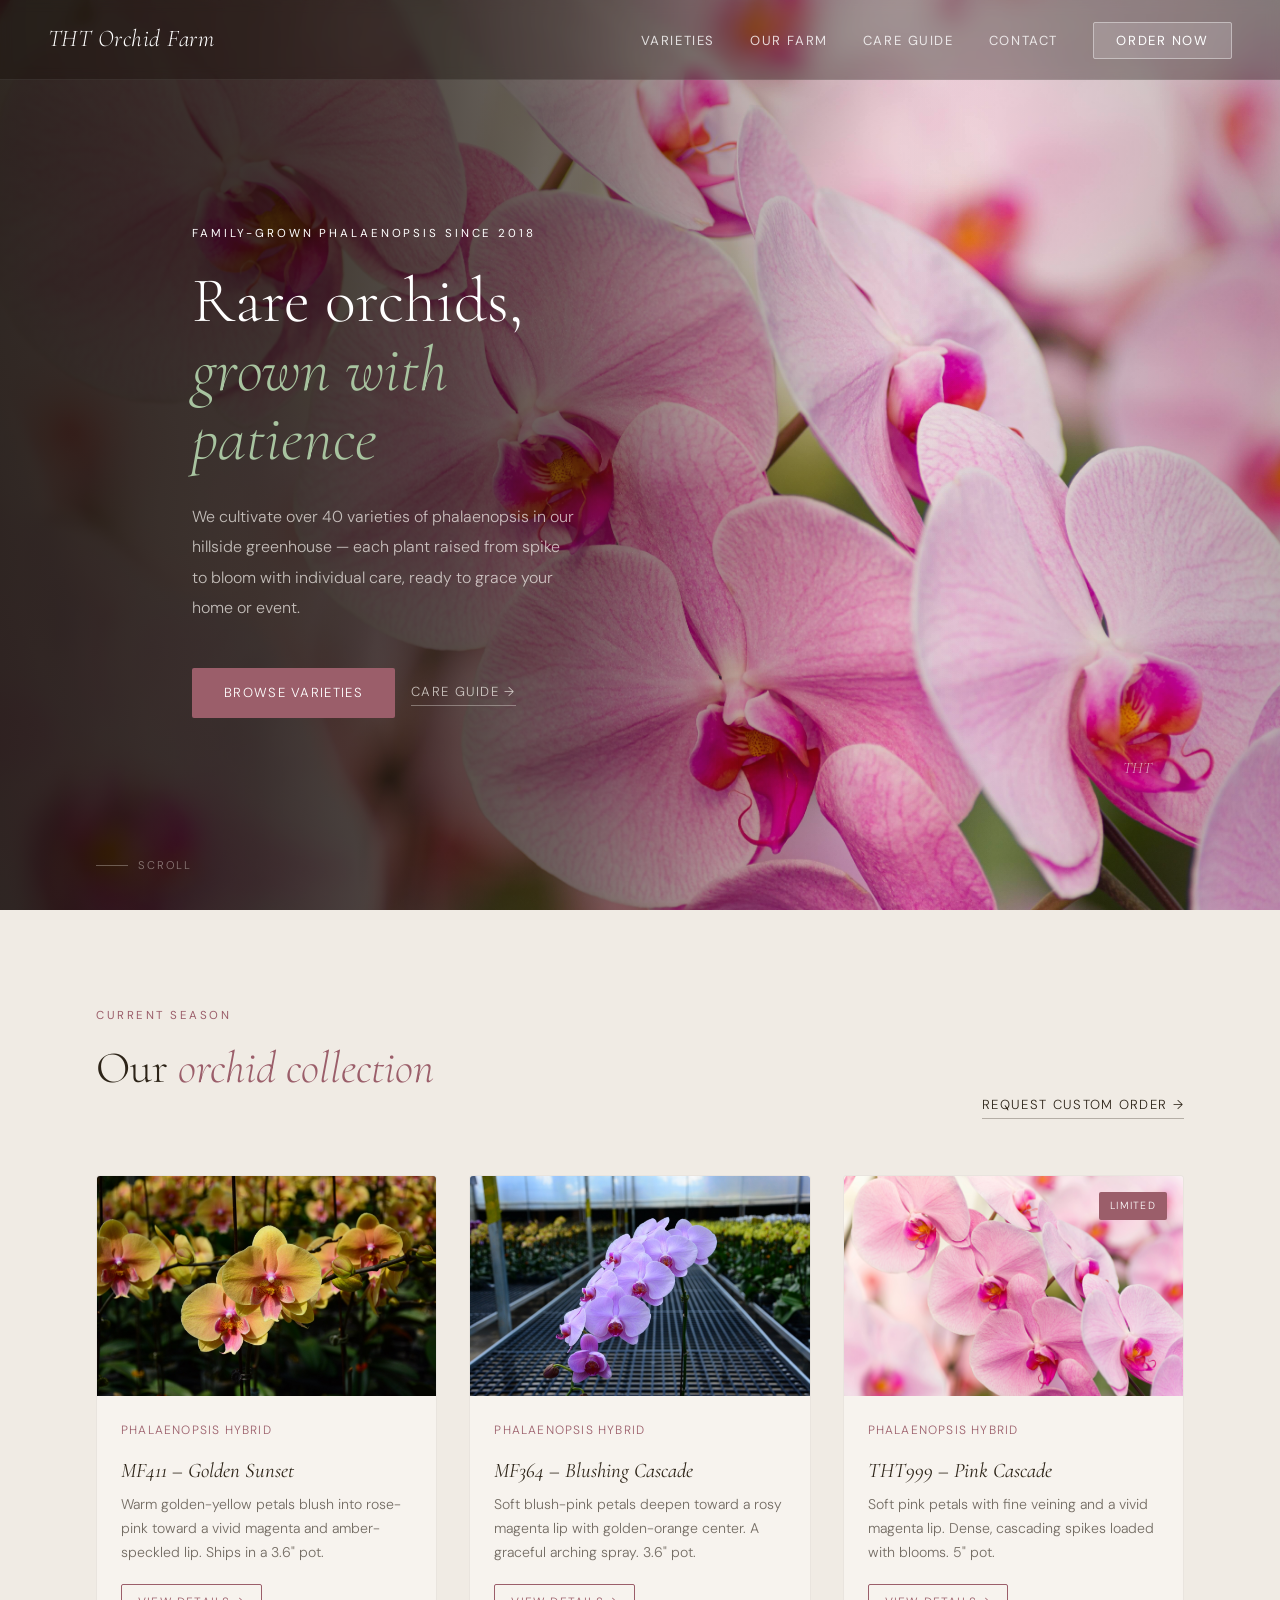
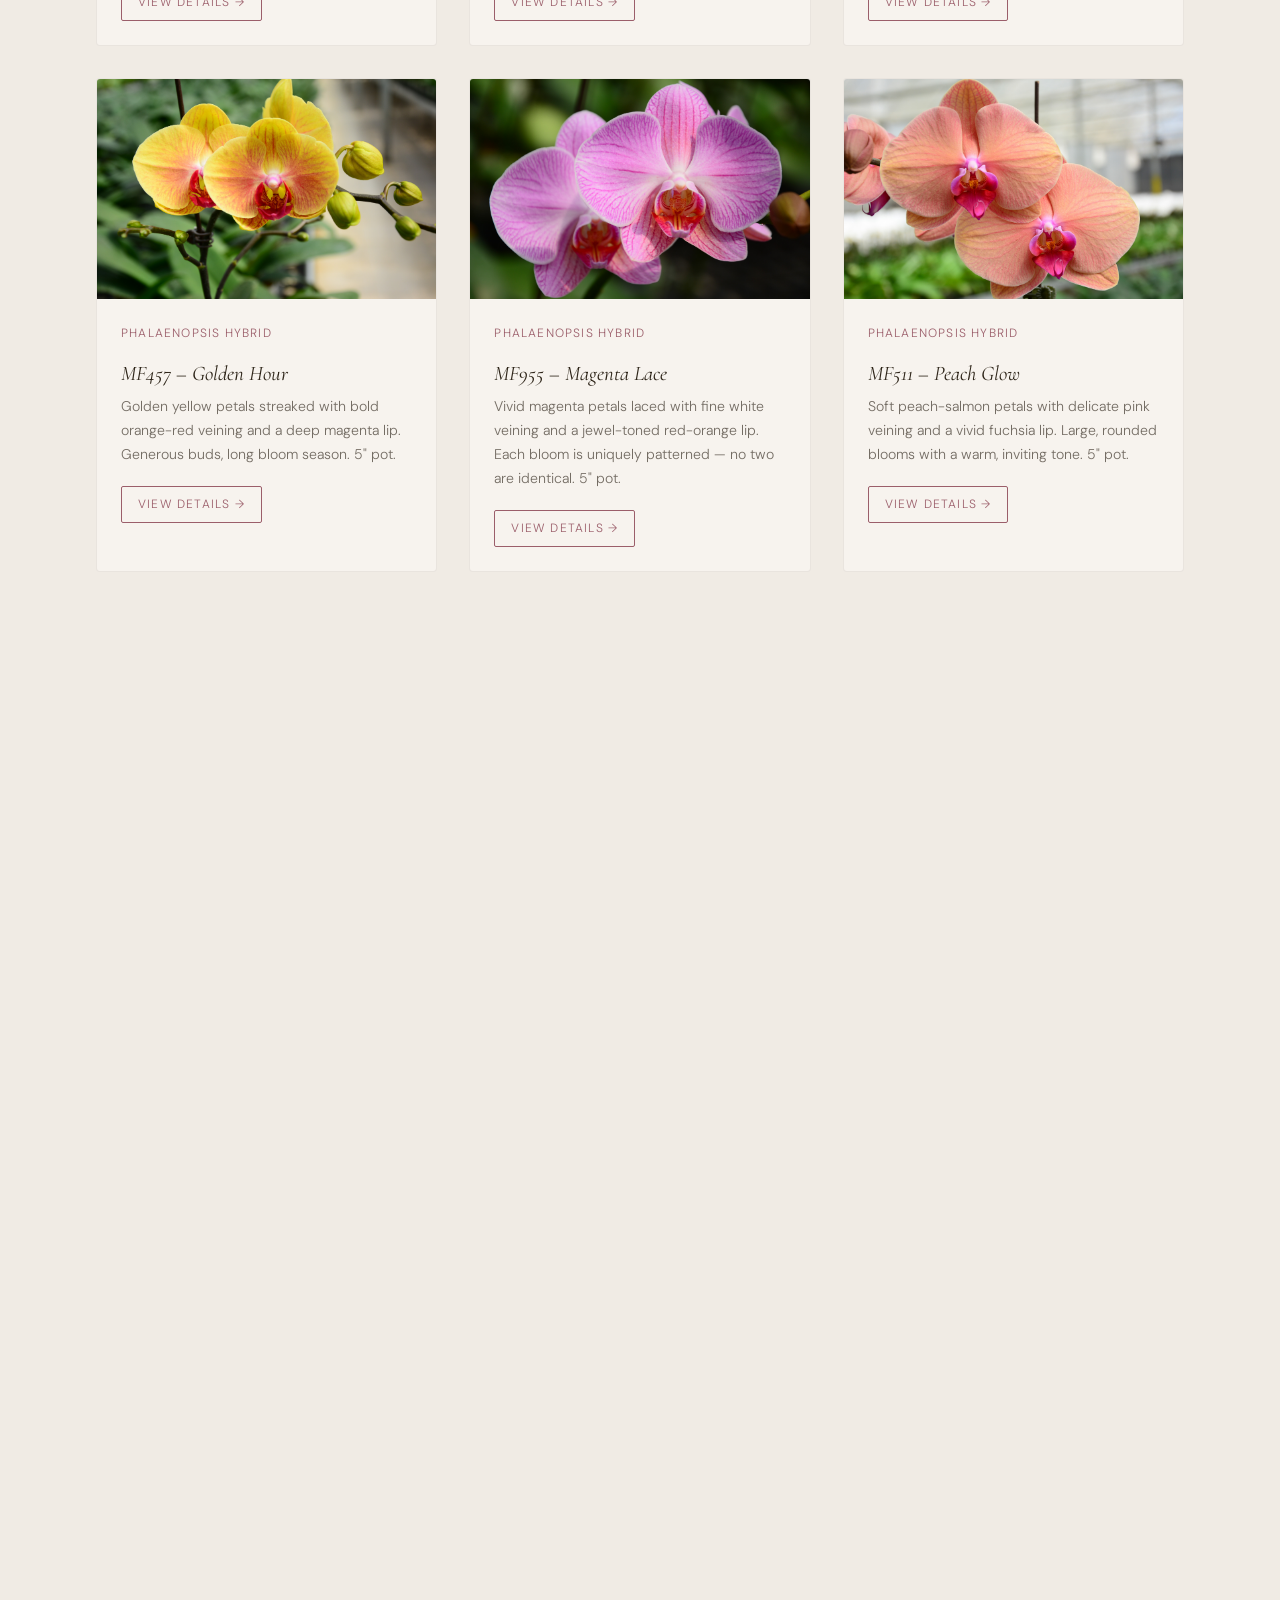
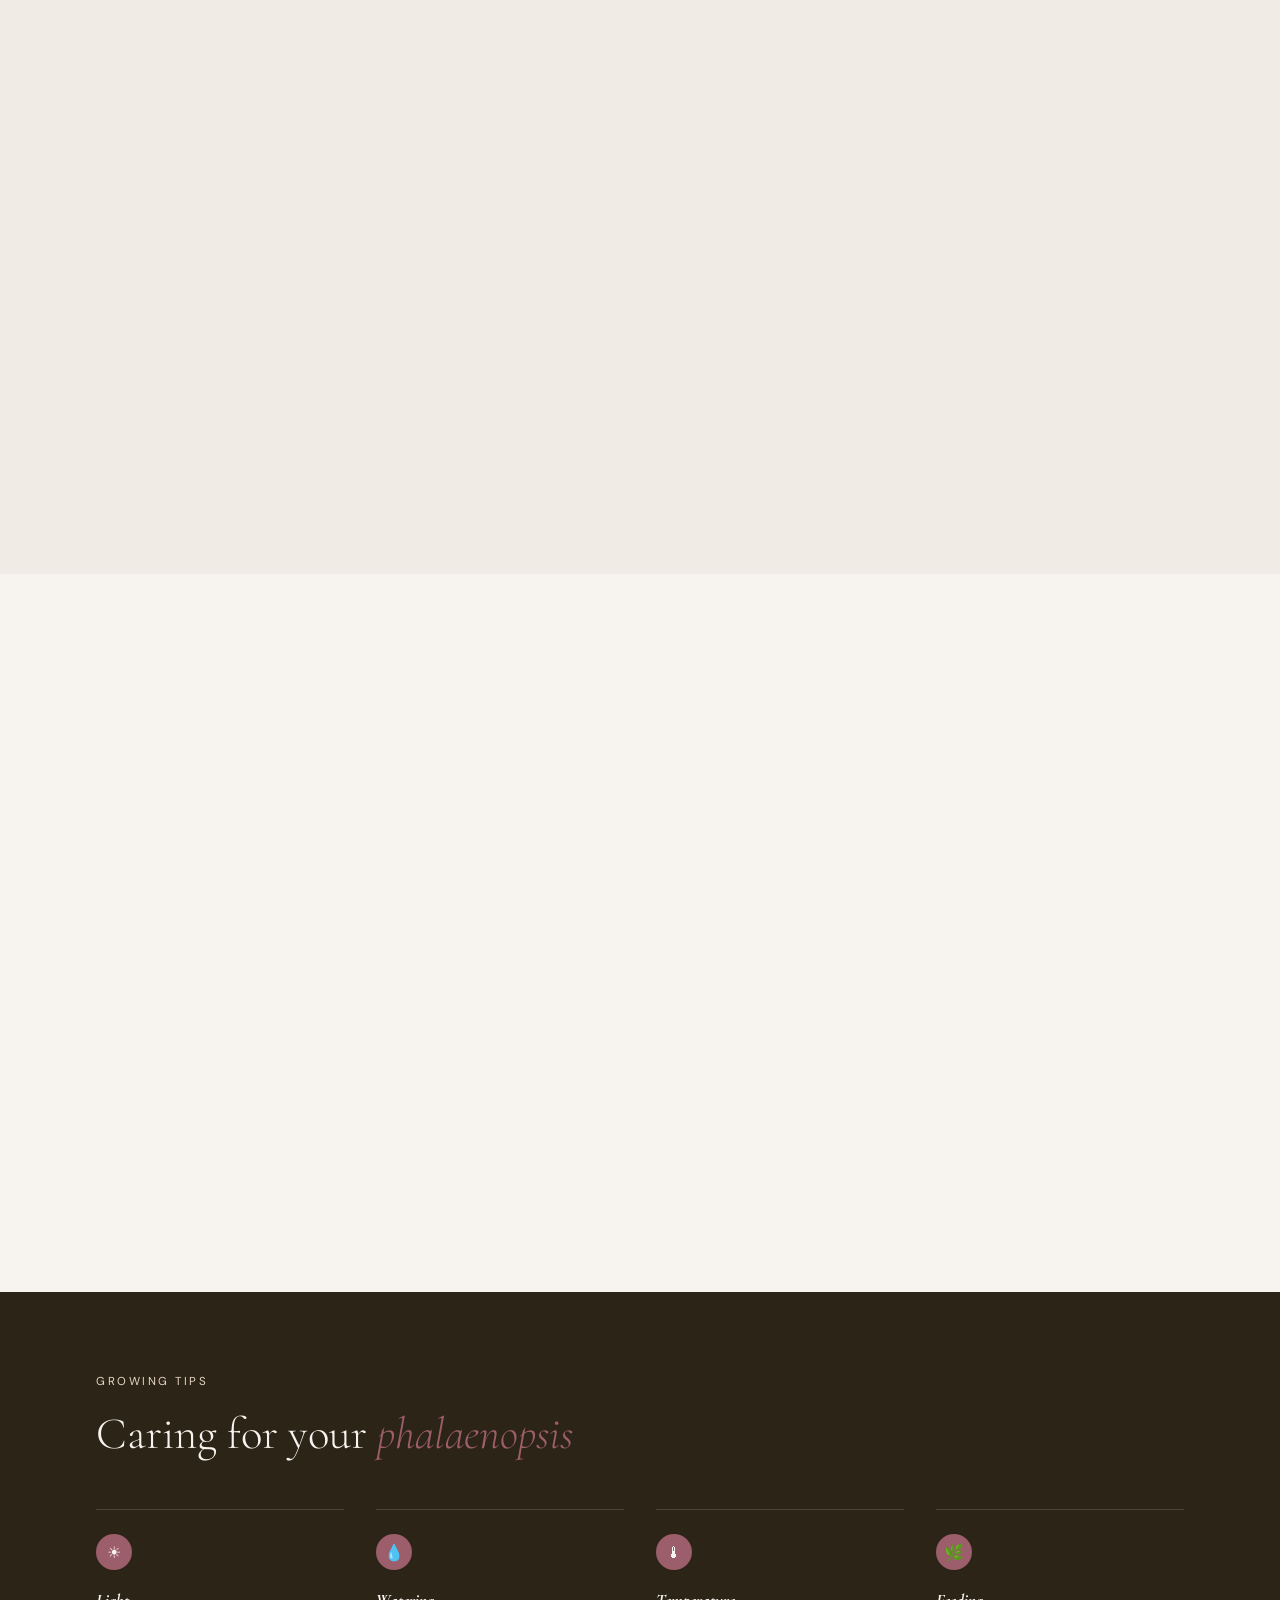
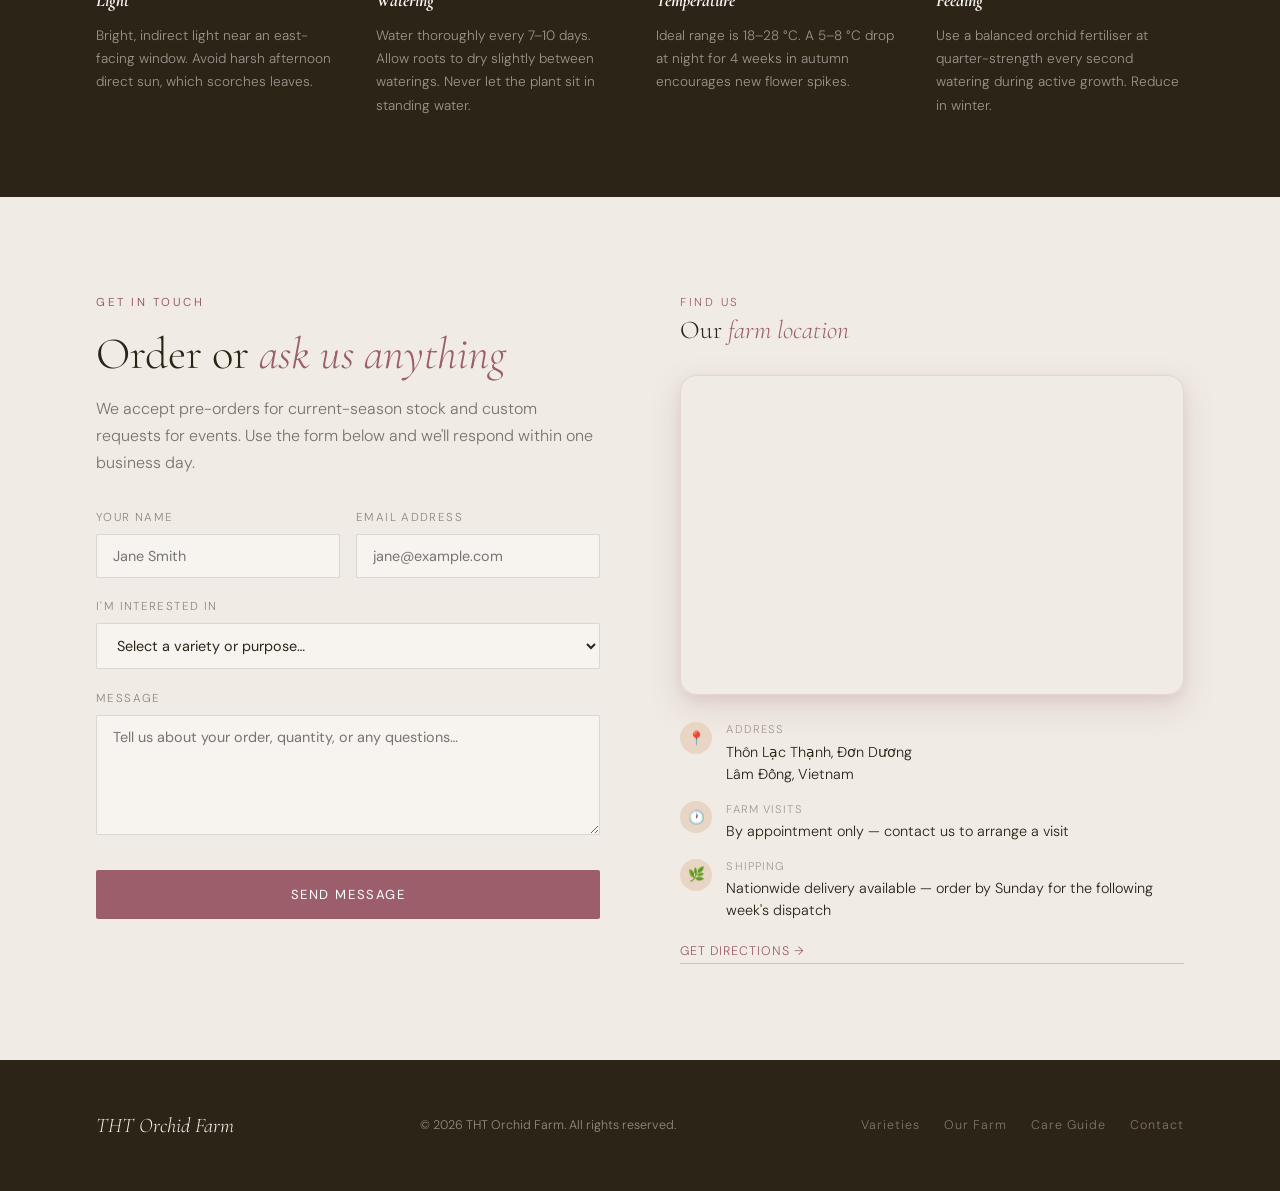
<file: index.html>
<!DOCTYPE html>
<html lang="en">
<head>
  <meta charset="UTF-8"/>
  <meta name="viewport" content="width=device-width, initial-scale=1.0"/>
  <title>THT Orchid Farm</title>
  <link rel="preconnect" href="https://fonts.googleapis.com"/>
  <link href="https://fonts.googleapis.com/css2?family=Cormorant+Garamond:ital,wght@0,300;0,400;0,600;1,300;1,400&family=DM+Sans:wght@300;400;500&display=swap" rel="stylesheet"/>
  <link rel="stylesheet" href="styles.css"/>
</head>
<body>

<!-- ── Navigation ── -->
<nav id="nav">
  <a href="#" class="nav-logo">THT Orchid Farm</a>

  <!-- Desktop links -->
  <ul class="nav-links">
    <li><a href="varieties.html" data-i18n="nav.varieties">Varieties</a></li>
    <li><a href="#about" data-i18n="nav.ourFarm">Our Farm</a></li>
    <li><a href="#care" data-i18n="nav.careGuide">Care Guide</a></li>
    <li><a href="#contact" data-i18n="nav.contact">Contact</a></li>
    <li><a href="#contact" class="nav-cta" data-i18n="nav.orderNow">Order Now</a></li>
  </ul>

  <div class="lang-toggle">
    <button class="lang-btn active" data-lang="en">EN</button>
    <span class="lang-sep">|</span>
    <button class="lang-btn" data-lang="vi">VI</button>
  </div>

  <!-- Hamburger (mobile only) -->
  <button class="hamburger" id="hamburger" aria-label="Open menu" aria-expanded="false">
    <span></span>
    <span></span>
    <span></span>
  </button>
</nav>

<!-- ── Mobile full-screen menu ── -->
<div class="mobile-menu" id="mobileMenu" aria-hidden="true">
  <a href="varieties.html" class="mobile-link" data-i18n="nav.varieties">Varieties</a>
  <div class="mobile-divider"></div>
  <a href="#about" class="mobile-link" data-i18n="nav.ourFarm">Our Farm</a>
  <div class="mobile-divider"></div>
  <a href="#care" class="mobile-link" data-i18n="nav.careGuide">Care Guide</a>
  <div class="mobile-divider"></div>
  <a href="#contact" class="mobile-link" data-i18n="nav.contact">Contact</a>
  <a href="#contact" class="mobile-link mobile-cta" data-i18n="nav.orderNow">Order Now</a>
  <div class="mobile-lang-toggle">
    <button class="lang-btn active" data-lang="en">EN</button>
    <span class="lang-sep">|</span>
    <button class="lang-btn" data-lang="vi">VI</button>
  </div>
</div>

<!-- ── Hero ── -->
<section id="hero">
  <div class="hero-bg">
    <img src="images/Queen.jpg" alt="Pink Queen phalaenopsis orchid in bloom"/>
  </div>
  <div class="hero-text-overlay"></div>
  <div class="hero-right-vignette"></div>

  <div class="hero-text fade-up">
    <p class="hero-eyebrow" data-i18n="hero.eyebrow">Family-grown phalaenopsis since 2018</p>
    <h1 class="hero-title">
      <span data-i18n="hero.title">Rare orchids,</span><br><em data-i18n="hero.title.em">grown with patience</em>
    </h1>
    <p class="hero-desc" data-i18n="hero.desc">
      We cultivate over 40 varieties of phalaenopsis in our hillside greenhouse — each plant raised from spike to bloom with individual care, ready to grace your home or event.
    </p>
    <div class="hero-actions">
      <a href="varieties.html" class="btn-primary" data-i18n="hero.browseVarieties">Browse Varieties</a>
      <a href="#care" class="btn-ghost" data-i18n="hero.careGuide">Care Guide →</a>
    </div>
  </div>

  <div class="hero-image-col">
    <div class="orchid-label">THT</div>
  </div>

  <div class="scroll-hint">
    <div class="scroll-hint-line"></div>
    Scroll
  </div>
</section>

<!-- ── Varieties ── -->
<section id="varieties">
  <div class="varieties-header fade-up">
    <div>
      <p class="section-eyebrow" data-i18n="varieties.eyebrow">Current season</p>
      <h2 class="section-title"><span data-i18n="varieties.title">Our</span> <em data-i18n="varieties.title.em">orchid collection</em></h2>
    </div>
    <a href="#contact" class="btn-ghost" style="color:var(--bark);border-color:rgba(45,36,24,0.3)" data-i18n="varieties.requestCustom">Request custom order →</a>
  </div>
  <div class="varieties-grid" id="varietiesGrid"></div>
</section>

<!-- ── About ── -->
<section id="about">
  <div class="about-image-wrap fade-up">
    <div class="about-img-block">
      <img src="images/Farm.jpg" alt="Our greenhouse" style="width:100%;height:100%;object-fit:cover;border-radius:4px">
    </div>
    <div class="about-stat">
      <div class="stat-number" data-i18n="about.stat.number">40+</div>
      <div class="stat-label" data-i18n="about.stat.label">Varieties in bloom</div>
    </div>
  </div>
  <div class="about-text fade-up">
    <p class="section-eyebrow" data-i18n="about.eyebrow">Our story</p>
    <h2 class="section-title"><span data-i18n="about.title">A hillside greenhouse,</span> <em data-i18n="about.title.em">8 years in the making</em></h2>
    <p class="about-body" data-i18n="about.body1">
      What began in 2018 as a single greenhouse and a passion for phalaenopsis has grown into one of the region's most trusted specialty orchid farms — today supplying retail and trade partners nationwide alongside our direct-to-home customers.
    </p>
    <p class="about-body" data-i18n="about.body2">
      We grow in natural-light greenhouses, using properly treated well water and bark-based media that lets roots breathe as nature intended. Every plant is propagated from proven parent stock and raised for a minimum of 18 months before it leaves our care — a standard our retail and trade partners have come to rely on.
    </p>
    <div class="about-highlights">
      <div class="highlight">
        <div class="highlight-title" data-i18n="about.highlight1.title">Established</div>
        <div class="highlight-value" data-i18n="about.highlight1.value">2018</div>
      </div>
      <div class="highlight">
        <div class="highlight-title" data-i18n="about.highlight2.title">Growing method</div>
        <div class="highlight-value" data-i18n="about.highlight2.value">Natural light</div>
      </div>
      <div class="highlight">
        <div class="highlight-title" data-i18n="about.highlight3.title">Shipping</div>
        <div class="highlight-value" data-i18n="about.highlight3.value">Nationwide</div>
      </div>
    </div>
  </div>
</section>

<!-- ── Care Guide ── -->
<section id="care">
  <p class="section-eyebrow" data-i18n="care.eyebrow">Growing tips</p>
  <h2 class="section-title"><span data-i18n="care.title">Caring for your</span> <em data-i18n="care.title.em">phalaenopsis</em></h2>
  <div class="care-grid">
    <div class="care-item fade-up">
      <div class="care-icon">☀</div>
      <h3 class="care-item-title" data-i18n="care.light.title">Light</h3>
      <p class="care-item-desc" data-i18n="care.light.desc">Bright, indirect light near an east-facing window. Avoid harsh afternoon direct sun, which scorches leaves.</p>
    </div>
    <div class="care-item fade-up">
      <div class="care-icon">💧</div>
      <h3 class="care-item-title" data-i18n="care.watering.title">Watering</h3>
      <p class="care-item-desc" data-i18n="care.watering.desc">Water thoroughly every 7–10 days. Allow roots to dry slightly between waterings. Never let the plant sit in standing water.</p>
    </div>
    <div class="care-item fade-up">
      <div class="care-icon">🌡</div>
      <h3 class="care-item-title" data-i18n="care.temperature.title">Temperature</h3>
      <p class="care-item-desc" data-i18n="care.temperature.desc">Ideal range is 18–28 °C. A 5–8 °C drop at night for 4 weeks in autumn encourages new flower spikes.</p>
    </div>
    <div class="care-item fade-up">
      <div class="care-icon">🌿</div>
      <h3 class="care-item-title" data-i18n="care.feeding.title">Feeding</h3>
      <p class="care-item-desc" data-i18n="care.feeding.desc">Use a balanced orchid fertiliser at quarter-strength every second watering during active growth. Reduce in winter.</p>
    </div>
  </div>
</section>

<!-- ── Contact ── -->
<section id="contact">
  <div class="contact-grid fade-up">
    <div>
      <div class="contact-header">
        <p class="section-eyebrow" data-i18n="contact.eyebrow">Get in touch</p>
        <h2 class="section-title"><span data-i18n="contact.title">Order or</span> <em data-i18n="contact.title.em">ask us anything</em></h2>
        <p class="contact-intro" data-i18n="contact.intro">We accept pre-orders for current-season stock and custom requests for events. Use the form below and we'll respond within one business day.</p>
      </div>
      <form class="contact-form" onsubmit="handleSubmit(event)">
        <div class="form-row">
          <div class="form-group">
            <label for="name" data-i18n="contact.form.name">Your name</label>
            <input type="text" id="name" name="name" data-i18n-placeholder="contact.form.name.placeholder" placeholder="Jane Smith" required/>
          </div>
          <div class="form-group">
            <label for="email" data-i18n="contact.form.email">Email address</label>
            <input type="email" id="email" name="email" data-i18n-placeholder="contact.form.email.placeholder" placeholder="jane@example.com" required/>
          </div>
        </div>
        <div class="form-group">
          <label for="interest" data-i18n="contact.form.interest">I'm interested in</label>
          <select id="interest" name="interest">
            <option value="" data-i18n="contact.form.interest.placeholder">Select a variety or purpose…</option>
            <option data-i18n="contact.form.interest.wedding">Wedding / event order</option>
            <option data-i18n="contact.form.interest.wholesale">Wholesale enquiry</option>
            <option data-i18n="contact.form.interest.general">General question</option>
          </select>
        </div>
        <div class="form-group">
          <label for="message" data-i18n="contact.form.message">Message</label>
          <textarea id="message" name="message" data-i18n-placeholder="contact.form.message.placeholder" placeholder="Tell us about your order, quantity, or any questions…"></textarea>
        </div>
        <button type="submit" class="form-submit" data-i18n="contact.form.send">Send Message</button>
      </form>
    </div>
    <div class="map-panel">
      <div>
        <p class="map-eyebrow" data-i18n="map.eyebrow">Find us</p>
        <h2 class="map-title"><span data-i18n="map.title">Our</span> <em data-i18n="map.title.em">farm location</em></h2>
      </div>
      <div class="map-frame">
        <iframe
          src="https://www.google.com/maps/embed?pb=!1m18!1m12!1m3!1d3906.715437005614!2d108.43386467692076!3d11.714555888497113!2m3!1f0!2f0!3f0!3m2!1i1024!2i768!4f13.1!3m3!1m2!1s0x317139ad03a9c611%3A0x3d310cb5cbf9f7ec!2sTHT%20FARM%20JSC!5e0!3m2!1sen!2sus!4v1776192802085!5m2!1sen!2sus"
          allowfullscreen loading="lazy"
          referrerpolicy="no-referrer-when-downgrade"
          title="THT Orchid Farm location map">
        </iframe>
      </div>
      <div class="map-details">
        <div class="map-detail-row">
          <div class="map-detail-icon">📍</div>
          <div>
            <div class="map-detail-label" data-i18n="map.address.label">Address</div>
            <div class="map-detail-value" data-i18n-html="map.address.value">Thôn Lạc Thạnh, Đơn Dương<br/>Lâm Đồng, Vietnam</div>
          </div>
        </div>
        <div class="map-detail-row">
          <div class="map-detail-icon">🕐</div>
          <div>
            <div class="map-detail-label" data-i18n="map.visits.label">Farm visits</div>
            <div class="map-detail-value" data-i18n="map.visits.value">By appointment only — contact us to arrange a visit</div>
          </div>
        </div>
        <div class="map-detail-row">
          <div class="map-detail-icon">🌿</div>
          <div>
            <div class="map-detail-label" data-i18n="map.shipping.label">Shipping</div>
            <div class="map-detail-value" data-i18n="map.shipping.value">Nationwide delivery available — order by Sunday for the following week's dispatch</div>
          </div>
        </div>
        <a class="map-directions" data-i18n="map.directions"
           href="https://www.google.com/maps/search/?api=1&query=Thôn+Lạc+Thạnh,+Đơn+Dương,+Lâm+Đồng,+Vietnam"
           target="_blank" rel="noopener">Get directions →</a>
      </div>
    </div>
  </div>
</section>

<!-- ── Footer ── -->
<footer>
  <div class="footer-logo">THT Orchid Farm</div>
  <p class="footer-copy" data-i18n="footer.copy">© 2026 THT Orchid Farm. All rights reserved.</p>
  <div class="footer-links">
    <a href="varieties.html" data-i18n="nav.varieties">Varieties</a>
    <a href="#about" data-i18n="nav.ourFarm">About</a>
    <a href="#care" data-i18n="nav.careGuide">Care</a>
    <a href="#contact" data-i18n="nav.contact">Contact</a>
  </div>
</footer>

<script src="i18n.js"></script>
<script src="main.js"></script>
<script>
  const fadeObserver = new IntersectionObserver(entries => {
    entries.forEach(e => { if (e.isIntersecting) { e.target.classList.add('visible'); fadeObserver.unobserve(e.target); } });
  }, { threshold: 0.1 });

  function swatchHTML(v) {
    return v.image
      ? `<img src="${v.image}" alt="${v.name}" style="width:100%;height:100%;object-fit:cover;display:block">`
      : `<div class="card-image-fill ${v.fill}"></div>`;
  }

  function renderVarieties(varieties) {
    const lang = i18n.getLang();
    const badge = v => lang === 'vi' && v.badge_vi ? v.badge_vi : v.badge;
    document.getElementById('varietiesGrid').innerHTML = varieties.map(v => `
      <a href="variety.html?id=${v.id}" class="variety-card fade-up">
        <div class="card-image">${swatchHTML(v)}${badge(v) ? `<span class="card-badge">${badge(v)}</span>` : ''}</div>
        <div class="card-body">
          <p class="card-variety">${v.species}</p>
          <h3 class="card-name">${lang === 'vi' ? v.name_vi : v.name}</h3>
          <p class="card-desc">${lang === 'vi' ? v.shortDesc_vi : v.shortDesc}</p>
          <div class="card-footer"><span class="card-btn">${i18n.t('varieties.viewDetails')}</span></div>
        </div>
      </a>`).join('');

    document.querySelectorAll('.fade-up').forEach(el => fadeObserver.observe(el));
  }

  let cachedVarieties = null;

  Promise.all([fetch('varieties.json').then(r => r.json()), i18n.load()])
    .then(([varieties]) => {
      cachedVarieties = varieties;

      const select = document.getElementById('interest');
      const insertBefore = select.querySelector('option[value=""]').nextElementSibling;
      varieties.forEach(v => {
        const opt = document.createElement('option');
        opt.textContent = i18n.getLang() === 'vi' ? v.name_vi : v.name;
        opt.dataset.nameEn = v.name;
        opt.dataset.nameVi = v.name_vi;
        select.insertBefore(opt, insertBefore);
      });

      renderVarieties(varieties);
      i18n.apply();
    });

  document.addEventListener('langchange', () => {
    if (cachedVarieties) {
      renderVarieties(cachedVarieties);

      const select = document.getElementById('interest');
      select.querySelectorAll('option[data-name-en]').forEach(opt => {
        opt.textContent = i18n.getLang() === 'vi' ? opt.dataset.nameVi : opt.dataset.nameEn;
      });
    }
    i18n.apply();
  });
</script>
</body>
</html>
</file>
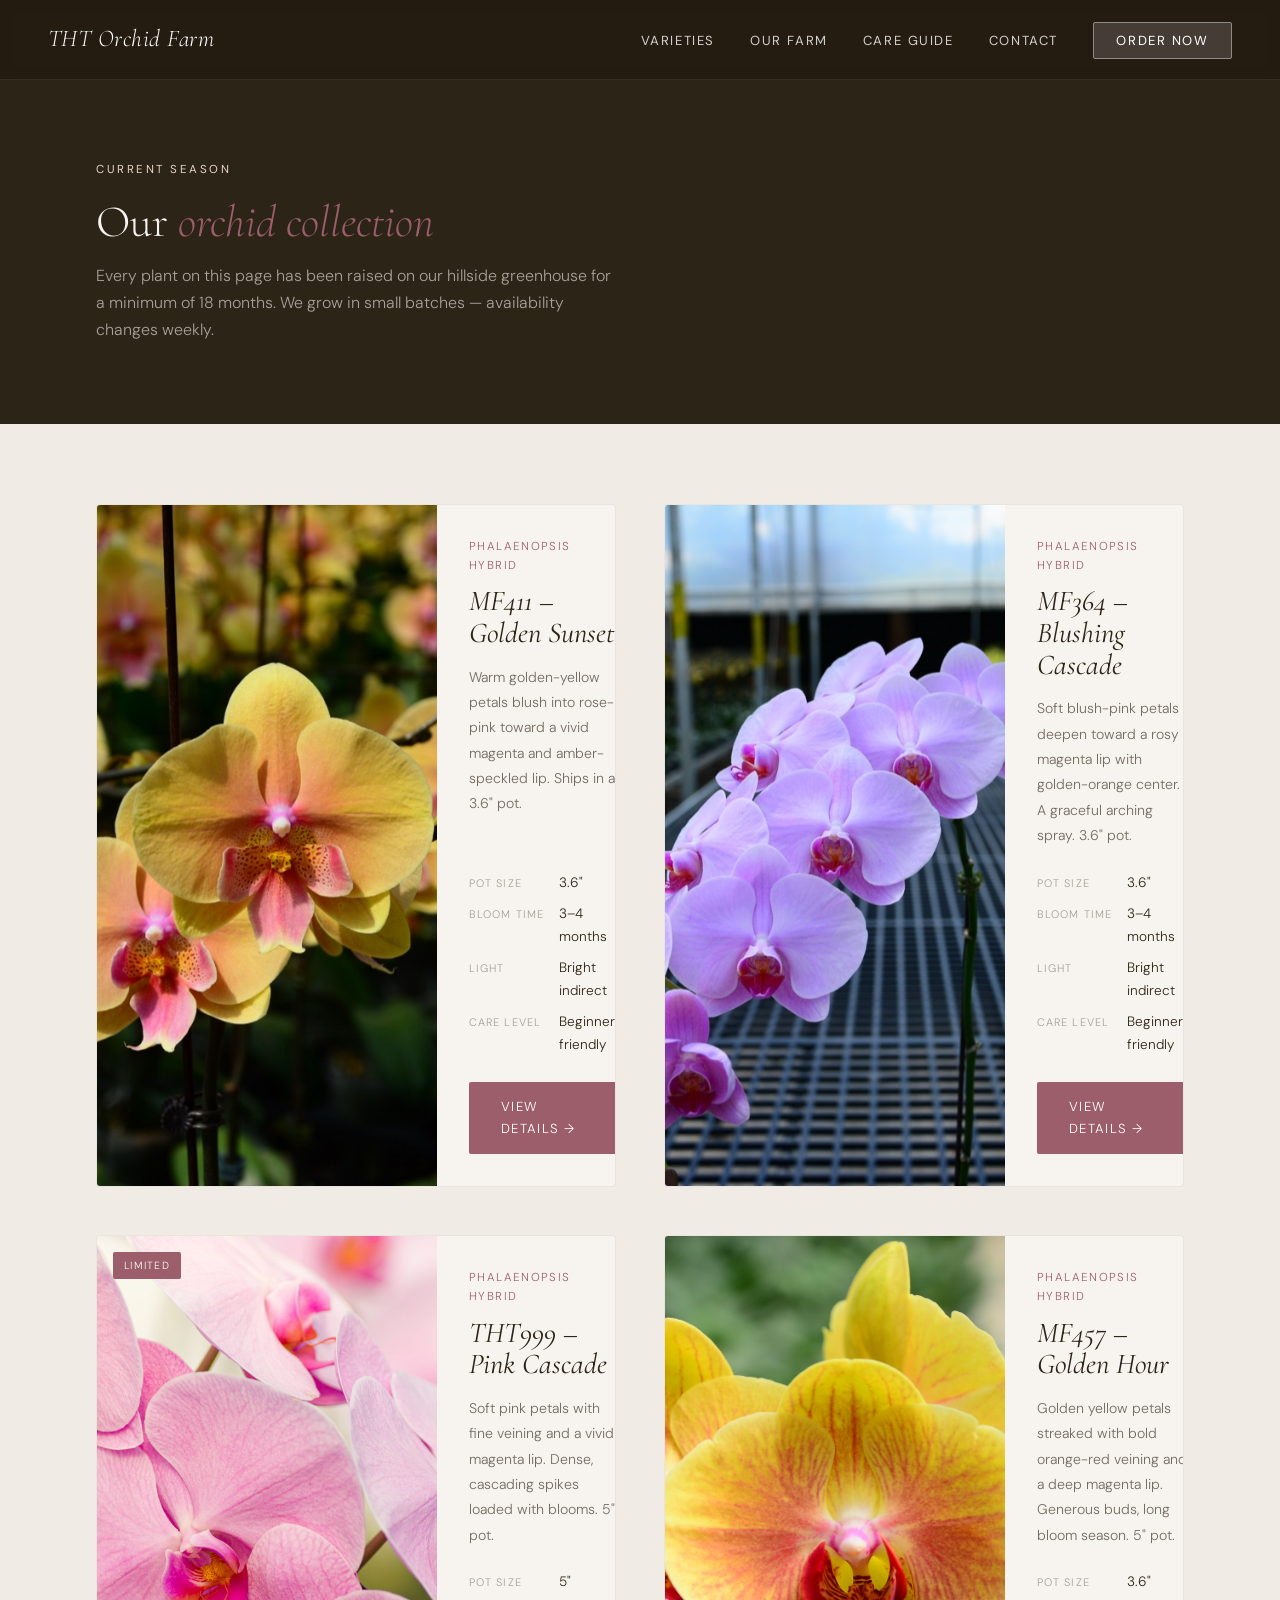
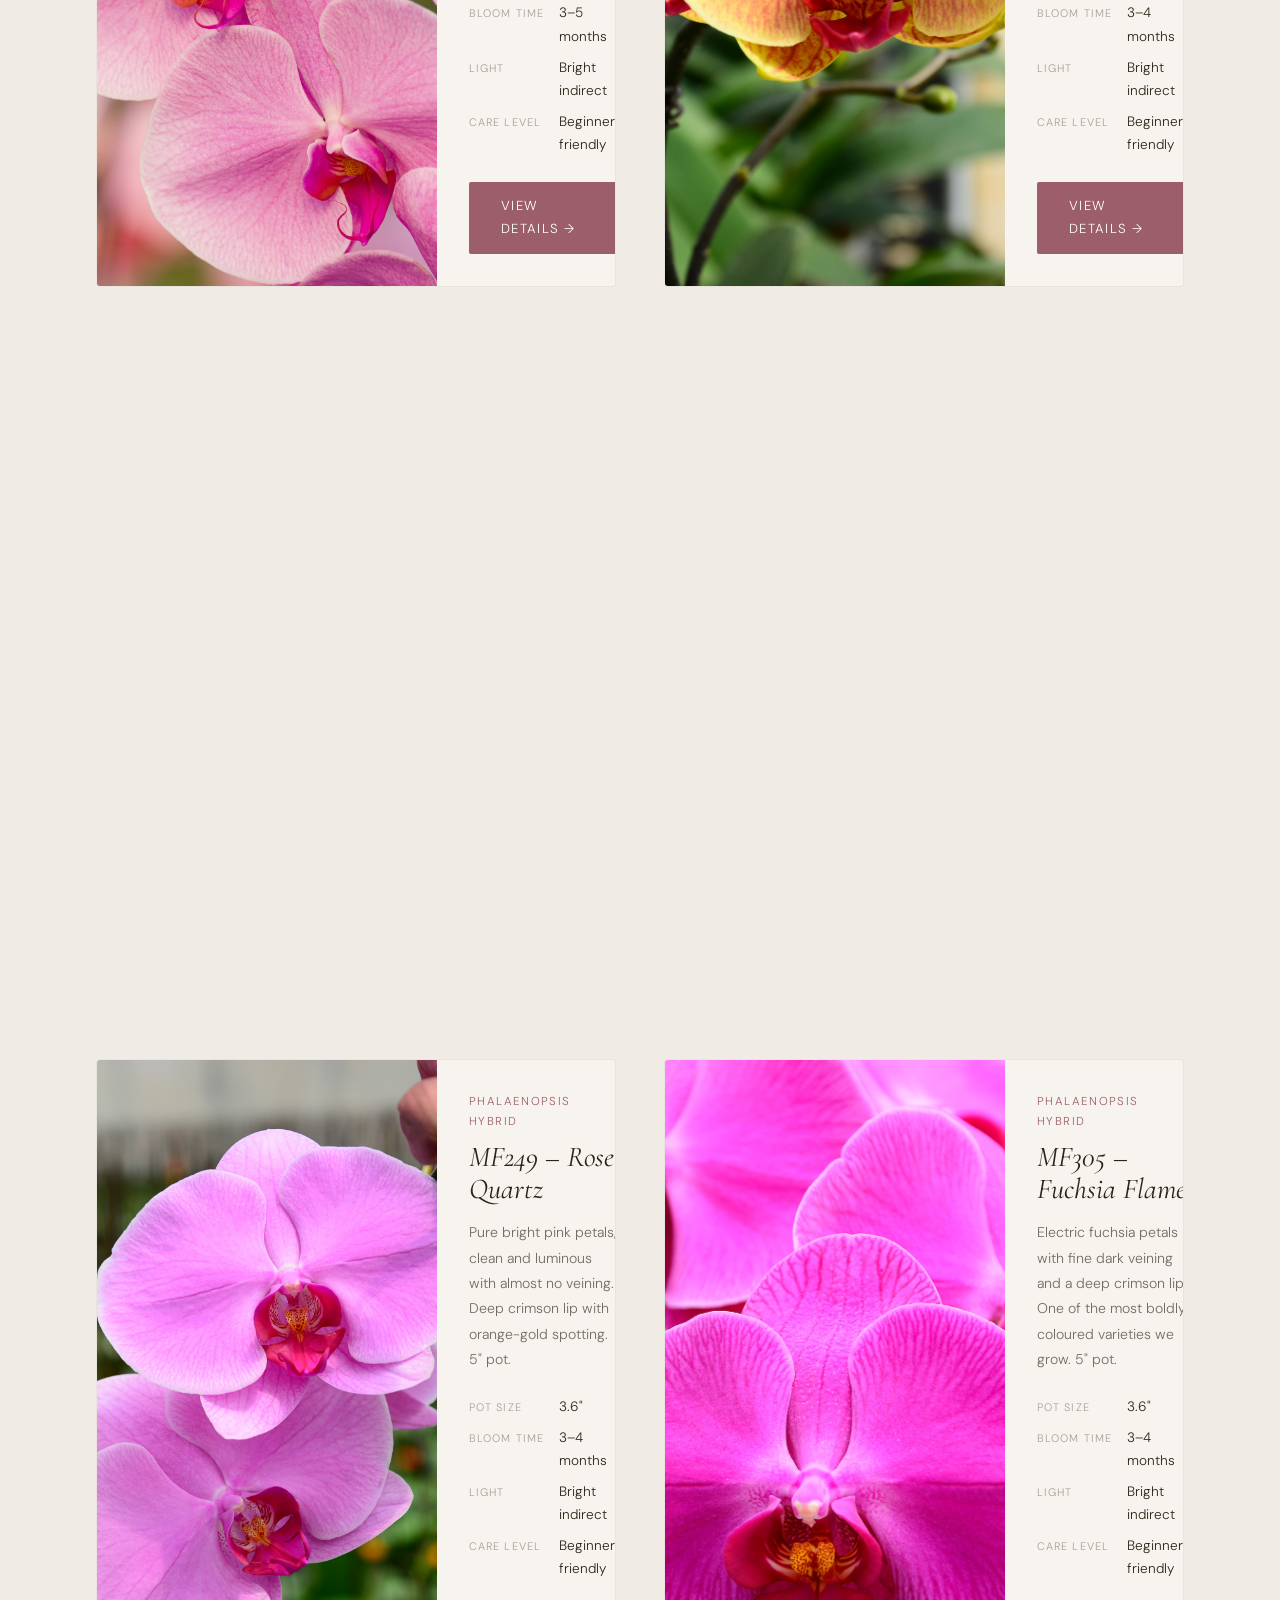
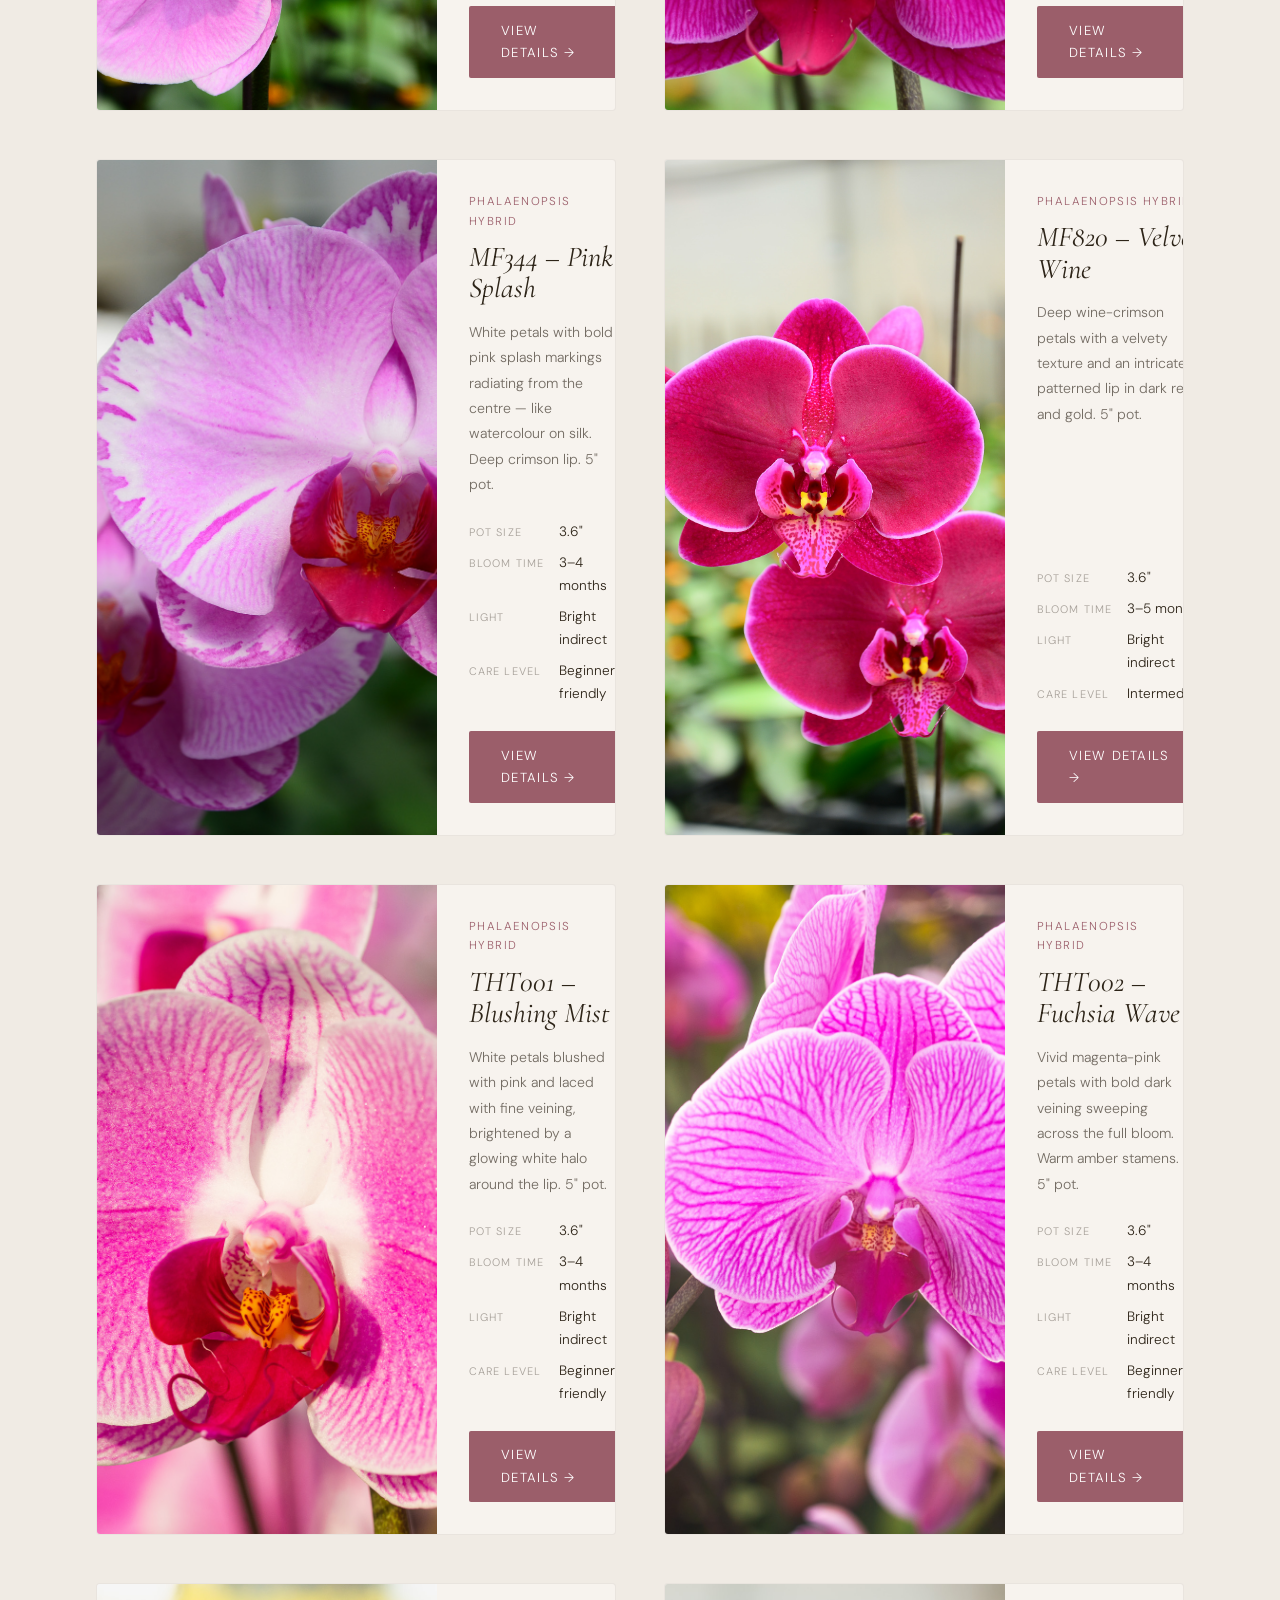
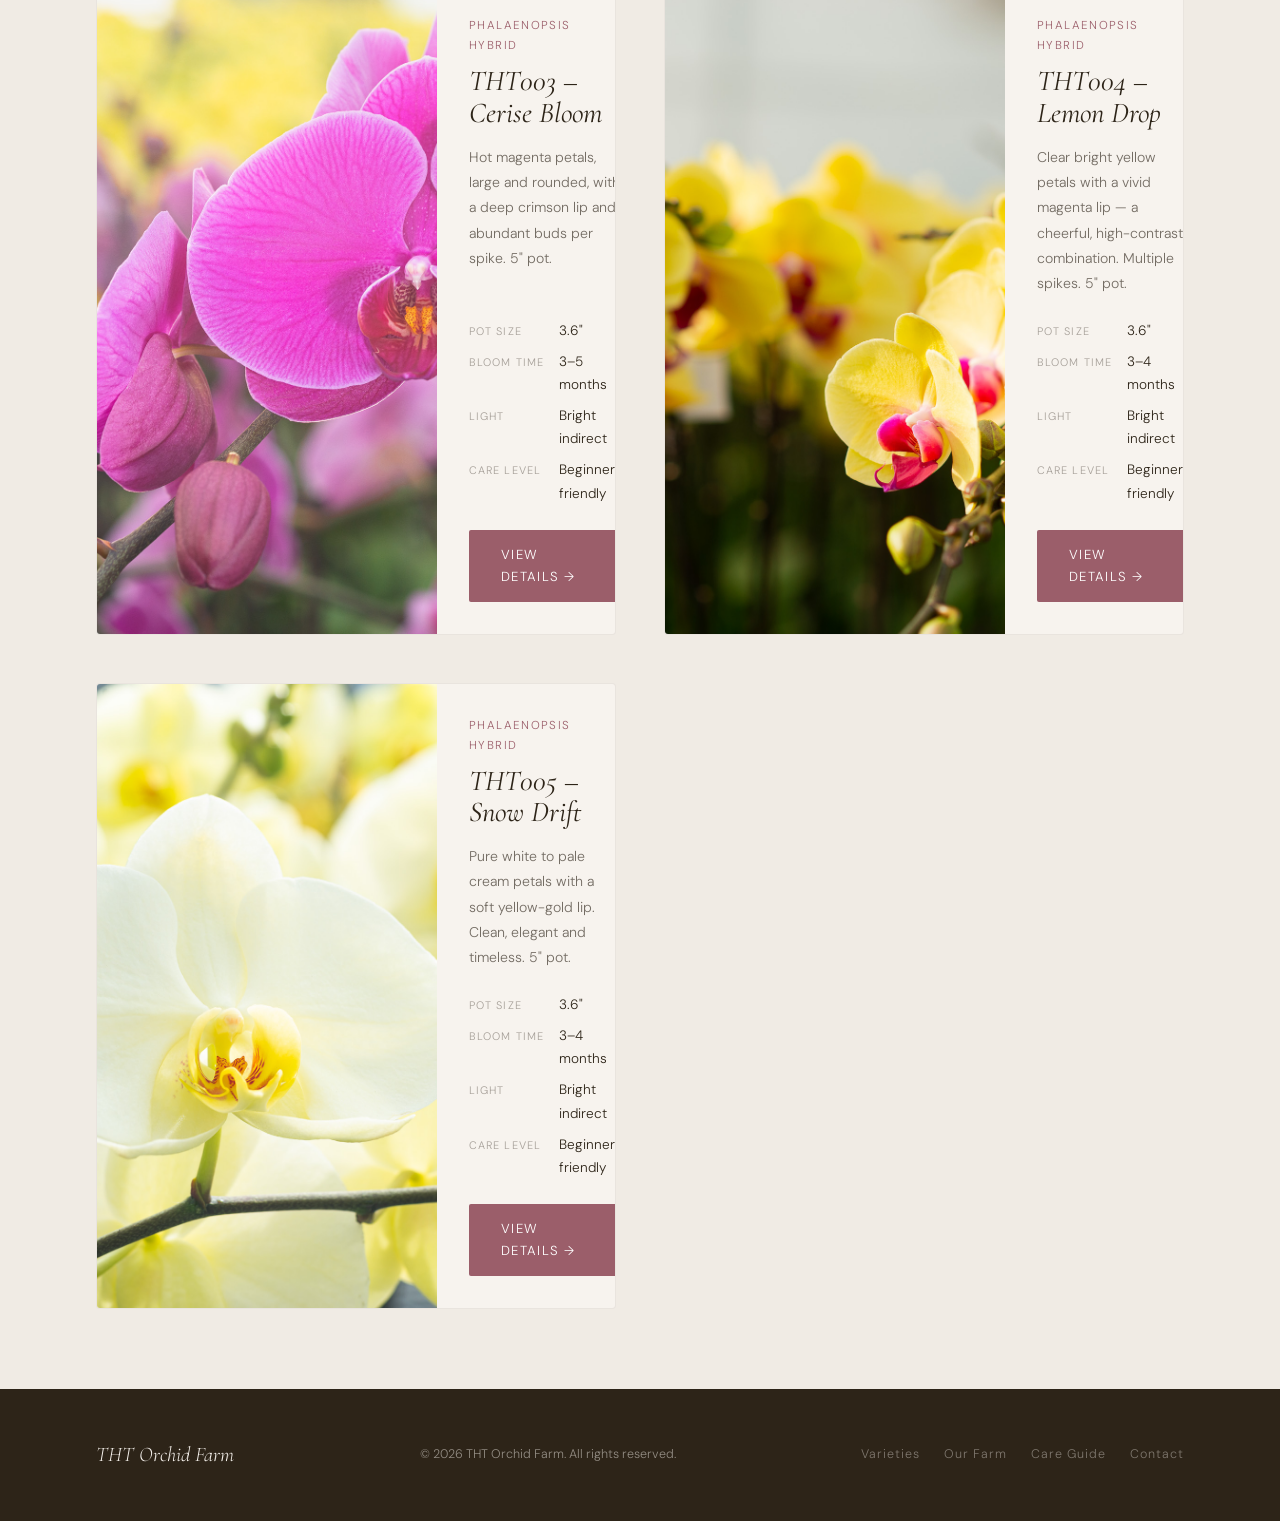
<file: varieties.html>
<!DOCTYPE html>
<html lang="en">
<head>
  <meta charset="UTF-8"/>
  <meta name="viewport" content="width=device-width, initial-scale=1.0"/>
  <title>Our Varieties — THT Orchid Farm</title>
  <link rel="preconnect" href="https://fonts.googleapis.com"/>
  <link href="https://fonts.googleapis.com/css2?family=Cormorant+Garamond:ital,wght@0,300;0,400;0,600;1,300;1,400&family=DM+Sans:wght@300;400;500&display=swap" rel="stylesheet"/>
  <link rel="stylesheet" href="styles.css"/>
</head>
<body>

<!-- ── Navigation ── -->
<nav id="nav">
  <a href="index.html" class="nav-logo">THT Orchid Farm</a>

  <ul class="nav-links">
    <li><a href="varieties.html" data-i18n="nav.varieties">Varieties</a></li>
    <li><a href="index.html#about" data-i18n="nav.ourFarm">Our Farm</a></li>
    <li><a href="index.html#care" data-i18n="nav.careGuide">Care Guide</a></li>
    <li><a href="index.html#contact" data-i18n="nav.contact">Contact</a></li>
    <li><a href="index.html#contact" class="nav-cta" data-i18n="nav.orderNow">Order Now</a></li>
  </ul>

  <div class="lang-toggle">
    <button class="lang-btn active" data-lang="en">EN</button>
    <span class="lang-sep">|</span>
    <button class="lang-btn" data-lang="vi">VI</button>
  </div>

  <button class="hamburger" id="hamburger" aria-label="Open menu" aria-expanded="false">
    <span></span>
    <span></span>
    <span></span>
  </button>
</nav>

<!-- ── Mobile full-screen menu ── -->
<div class="mobile-menu" id="mobileMenu" aria-hidden="true">
  <a href="varieties.html" class="mobile-link" data-i18n="nav.varieties">Varieties</a>
  <div class="mobile-divider"></div>
  <a href="index.html#about" class="mobile-link" data-i18n="nav.ourFarm">Our Farm</a>
  <div class="mobile-divider"></div>
  <a href="index.html#care" class="mobile-link" data-i18n="nav.careGuide">Care Guide</a>
  <div class="mobile-divider"></div>
  <a href="index.html#contact" class="mobile-link" data-i18n="nav.contact">Contact</a>
  <a href="index.html#contact" class="mobile-link mobile-cta" data-i18n="nav.orderNow">Order Now</a>
  <div class="mobile-lang-toggle">
    <button class="lang-btn active" data-lang="en">EN</button>
    <span class="lang-sep">|</span>
    <button class="lang-btn" data-lang="vi">VI</button>
  </div>
</div>

<!-- ── Page hero ── -->
<div class="page-hero">
  <p class="section-eyebrow" data-i18n="catalog.eyebrow">Current season</p>
  <h1 class="section-title"><span data-i18n="catalog.title">Our</span> <em data-i18n="catalog.title.em">orchid collection</em></h1>
  <p class="page-hero-desc" data-i18n="catalog.desc">Every plant on this page has been raised on our hillside greenhouse for a minimum of 18 months. We grow in small batches — availability changes weekly.</p>
</div>

<!-- ── Catalog ── -->
<section class="catalog">
  <div class="catalog-grid" id="catalogGrid"></div>
</section>

<!-- ── Footer ── -->
<footer>
  <div class="footer-logo">THT Orchid Farm</div>
  <p class="footer-copy" data-i18n="footer.copy">© 2026 THT Orchid Farm. All rights reserved.</p>
  <div class="footer-links">
    <a href="varieties.html" data-i18n="nav.varieties">Varieties</a>
    <a href="index.html#about" data-i18n="nav.ourFarm">About</a>
    <a href="index.html#care" data-i18n="nav.careGuide">Care</a>
    <a href="index.html#contact" data-i18n="nav.contact">Contact</a>
  </div>
</footer>

<script src="i18n.js"></script>
<script src="main.js"></script>
<script>
  const fadeObserver = new IntersectionObserver(entries => {
    entries.forEach(e => { if (e.isIntersecting) { e.target.classList.add('visible'); fadeObserver.unobserve(e.target); } });
  }, { threshold: 0.1 });

  function swatchHTML(v) {
    return v.image
      ? `<img src="${v.image}" alt="${v.name}" style="width:100%;height:100%;object-fit:cover;display:block">`
      : `<div class="card-image-fill ${v.fill}"></div>`;
  }

  function renderCatalog(varieties) {
    const lang = i18n.getLang();
    const badge = v => lang === 'vi' && v.badge_vi ? v.badge_vi : v.badge;
    document.getElementById('catalogGrid').innerHTML = varieties.map(v => `
      <a href="variety.html?id=${v.id}" class="product-card fade-up">
        <div class="product-swatch">
          ${swatchHTML(v)}
          ${badge(v) ? `<span class="card-badge">${badge(v)}</span>` : ''}
        </div>
        <div class="product-info">
          <p class="product-species">${v.species}</p>
          <h2 class="product-name">${lang === 'vi' ? v.name_vi : v.name}</h2>
          <p class="product-desc">${lang === 'vi' ? v.shortDesc_vi : v.shortDesc}</p>
          <div class="product-meta">
            <div class="meta-row"><span class="meta-label">${i18n.t('detail.spec.pot')}</span><span class="meta-value">${v.pot}</span></div>
            <div class="meta-row"><span class="meta-label">${i18n.t('detail.spec.bloom')}</span><span class="meta-value">${v.bloom}</span></div>
            <div class="meta-row"><span class="meta-label">${i18n.t('detail.spec.light')}</span><span class="meta-value">${v.light}</span></div>
            <div class="meta-row"><span class="meta-label">${i18n.t('detail.spec.care')}</span><span class="meta-value">${v.care}</span></div>
          </div>
          <div class="product-actions"><span class="btn-primary">${i18n.t('varieties.viewDetails')}</span></div>
        </div>
      </a>`).join('');

    document.querySelectorAll('.fade-up').forEach(el => fadeObserver.observe(el));
  }

  let cachedVarieties = null;

  Promise.all([fetch('varieties.json').then(r => r.json()), i18n.load()])
    .then(([varieties]) => {
      cachedVarieties = varieties;
      renderCatalog(varieties);
      i18n.apply();
    });

  document.addEventListener('langchange', () => {
    if (cachedVarieties) renderCatalog(cachedVarieties);
    i18n.apply();
  });
</script>
</body>
</html>
</file>
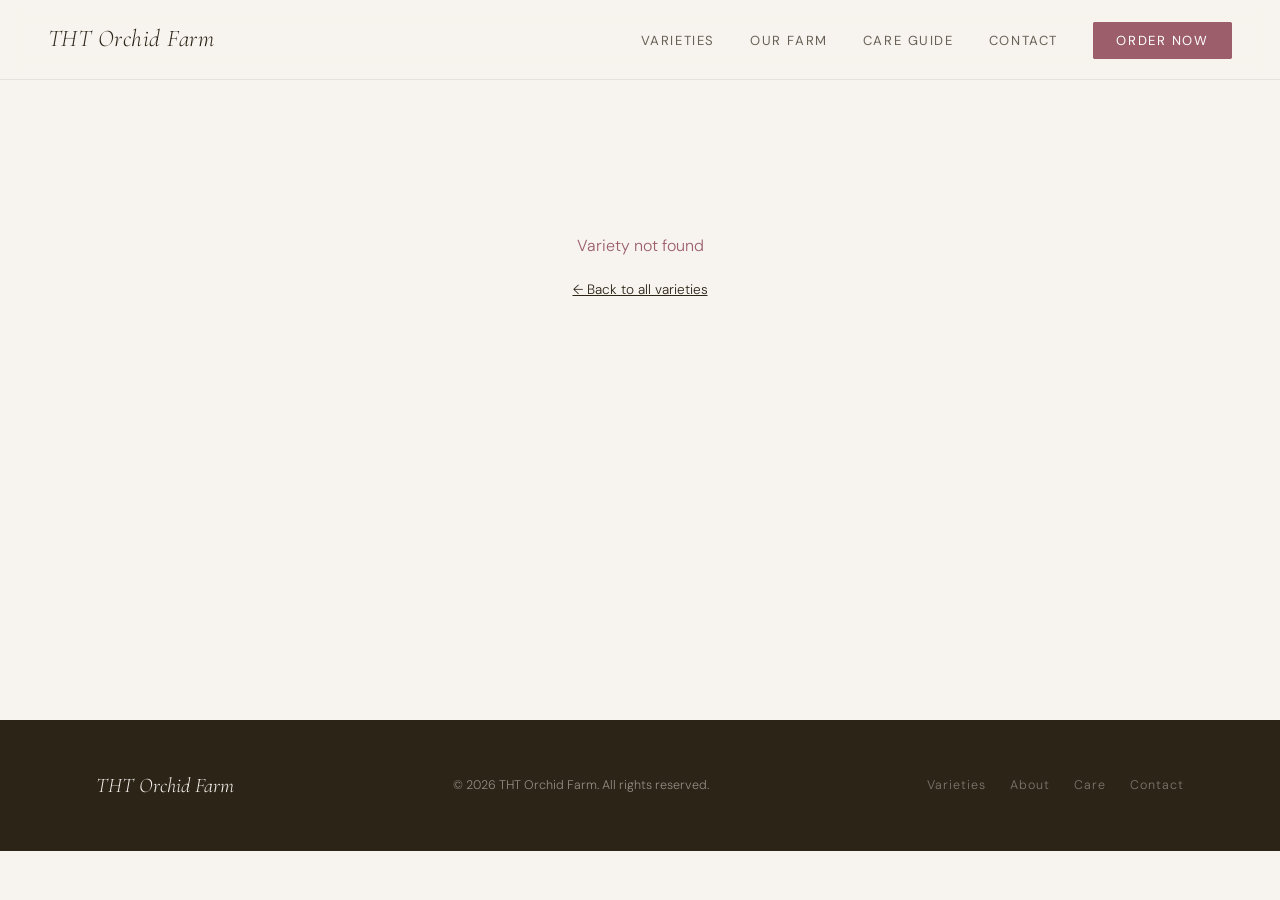
<file: variety.html>
<!DOCTYPE html>
<html lang="en">
<head>
  <meta charset="UTF-8"/>
  <meta name="viewport" content="width=device-width, initial-scale=1.0"/>
  <title>Variety — THT Orchid Farm</title>
  <link rel="preconnect" href="https://fonts.googleapis.com"/>
  <link href="https://fonts.googleapis.com/css2?family=Cormorant+Garamond:ital,wght@0,300;0,400;0,600;1,300;1,400&family=DM+Sans:wght@300;400;500&display=swap" rel="stylesheet"/>
  <link rel="stylesheet" href="styles.css"/>
</head>
<body>

<!-- ── Navigation ── -->
<nav id="nav" class="scrolled">
  <a href="index.html" class="nav-logo">THT Orchid Farm</a>

  <ul class="nav-links">
    <li><a href="varieties.html" data-i18n="nav.varieties">Varieties</a></li>
    <li><a href="index.html#about" data-i18n="nav.ourFarm">Our Farm</a></li>
    <li><a href="index.html#care" data-i18n="nav.careGuide">Care Guide</a></li>
    <li><a href="index.html#contact" data-i18n="nav.contact">Contact</a></li>
    <li><a href="index.html#contact" class="nav-cta" data-i18n="nav.orderNow">Order Now</a></li>
  </ul>

  <div class="lang-toggle">
    <button class="lang-btn active" data-lang="en">EN</button>
    <span class="lang-sep">|</span>
    <button class="lang-btn" data-lang="vi">VI</button>
  </div>

  <button class="hamburger" id="hamburger" aria-label="Open menu" aria-expanded="false">
    <span></span>
    <span></span>
    <span></span>
  </button>
</nav>

<!-- ── Mobile full-screen menu ── -->
<div class="mobile-menu" id="mobileMenu" aria-hidden="true">
  <a href="varieties.html" class="mobile-link" data-i18n="nav.varieties">Varieties</a>
  <div class="mobile-divider"></div>
  <a href="index.html#about" class="mobile-link" data-i18n="nav.ourFarm">Our Farm</a>
  <div class="mobile-divider"></div>
  <a href="index.html#care" class="mobile-link" data-i18n="nav.careGuide">Care Guide</a>
  <div class="mobile-divider"></div>
  <a href="index.html#contact" class="mobile-link" data-i18n="nav.contact">Contact</a>
  <a href="index.html#contact" class="mobile-link mobile-cta" data-i18n="nav.orderNow">Order Now</a>
  <div class="mobile-lang-toggle">
    <button class="lang-btn active" data-lang="en">EN</button>
    <span class="lang-sep">|</span>
    <button class="lang-btn" data-lang="vi">VI</button>
  </div>
</div>

<!-- ── Detail hero (populated by JS) ── -->
<div class="detail-hero" id="detailHero">
  <div class="detail-swatch" id="detailSwatch">
    <div class="swatch-main" id="swatchMain">
      <span class="card-badge" id="detailBadge"></span>
    </div>
    <div class="swatch-thumbs" id="swatchThumbs" hidden></div>
  </div>
  <div class="detail-info">
    <a href="varieties.html" class="detail-back" data-i18n="detail.back">← All varieties</a>
    <p class="detail-species" id="detailSpecies"></p>
    <h1 class="detail-name" id="detailName"></h1>
    <p class="detail-desc" id="detailDesc"></p>
    <div class="detail-specs" id="detailSpecs"></div>
    <div class="detail-actions">
      <a href="index.html#contact" class="btn-primary" data-i18n="detail.enquire">Enquire about this variety</a>
    </div>
  </div>
</div>

<!-- ── Related varieties ── -->
<section class="detail-related">
  <h2 class="section-title"><span data-i18n="detail.related.title">You might also</span> <em data-i18n="detail.related.title.em">like</em></h2>
  <div class="related-grid" id="relatedGrid"></div>
</section>

<!-- ── Footer ── -->
<footer>
  <div class="footer-logo">THT Orchid Farm</div>
  <p class="footer-copy" data-i18n="footer.copy">© 2026 THT Orchid Farm. All rights reserved.</p>
  <div class="footer-links">
    <a href="varieties.html" data-i18n="nav.varieties">Varieties</a>
    <a href="index.html#about" data-i18n="nav.ourFarm">About</a>
    <a href="index.html#care" data-i18n="nav.careGuide">Care</a>
    <a href="index.html#contact" data-i18n="nav.contact">Contact</a>
  </div>
</footer>

<script src="i18n.js"></script>
<script src="main.js"></script>
<script>
  const id = new URLSearchParams(window.location.search).get('id');
  let cachedVarieties = null;
  let currentVariety = null;

  function swatchHTML(v) {
    return v.image
      ? `<img src="${v.image}" alt="${v.name}" style="width:100%;height:100%;object-fit:cover;display:block">`
      : `<div class="card-image-fill ${v.fill}"></div>`;
  }

  function getPhotos(v) {
    if (v.images && v.images.length) return v.images;
    return v.image ? [v.image] : [];
  }

  function setMainPhoto(src, alt, fill) {
    const main = document.getElementById('swatchMain');
    main.querySelectorAll('img, .card-image-fill').forEach(el => el.remove());
    if (src) {
      const img = document.createElement('img');
      img.src = src; img.alt = alt;
      Object.assign(img.style, { position:'absolute', inset:'0', width:'100%', height:'100%', objectFit:'cover', display:'block' });
      main.insertBefore(img, main.firstChild);
    } else {
      const div = document.createElement('div');
      div.className = `card-image-fill ${fill}`;
      main.insertBefore(div, main.firstChild);
    }
  }

  function renderGallery(v) {
    const photos = getPhotos(v);
    const thumbsEl = document.getElementById('swatchThumbs');
    setMainPhoto(photos[0], v.name, v.fill);
    if (photos.length > 1) {
      thumbsEl.hidden = false;
      thumbsEl.innerHTML = photos.map((src, i) => `
        <button class="swatch-thumb${i === 0 ? ' active' : ''}" type="button" data-src="${src}">
          <img src="${src}" alt="Photo ${i + 1}">
        </button>`).join('');
      thumbsEl.querySelectorAll('.swatch-thumb').forEach(btn => {
        btn.addEventListener('click', () => {
          setMainPhoto(btn.dataset.src, v.name, v.fill);
          thumbsEl.querySelectorAll('.swatch-thumb').forEach(b => b.classList.remove('active'));
          btn.classList.add('active');
        });
      });
    } else {
      thumbsEl.hidden = true;
    }
  }

  function renderDetail(variety, varieties) {
    const lang = i18n.getLang();
    const badge = lang === 'vi' && variety.badge_vi ? variety.badge_vi : variety.badge;
    const name = lang === 'vi' ? variety.name_vi : variety.name;
    const desc = lang === 'vi' ? variety.longDesc_vi : variety.longDesc;

    document.title = name + ' — THT Orchid Farm';
    document.getElementById('detailSpecies').textContent = variety.species;
    document.getElementById('detailName').textContent = name;
    document.getElementById('detailDesc').textContent = desc;

    const badgeEl = document.getElementById('detailBadge');
    if (badgeEl) {
      if (badge) { badgeEl.textContent = badge; }
      else { badgeEl.style.display = 'none'; }
    }

    document.getElementById('detailSpecs').innerHTML = [
      { label: i18n.t('detail.spec.pot'),         value: variety.pot },
      { label: i18n.t('detail.spec.bloom'),        value: variety.bloom },
      { label: i18n.t('detail.spec.light'),        value: variety.light },
      { label: i18n.t('detail.spec.care'),         value: variety.care },
      { label: i18n.t('detail.spec.watering'),     value: variety.watering },
      { label: i18n.t('detail.spec.temperature'),  value: variety.temperature },
    ].map(s => `<div class="spec"><span class="spec-label">${s.label}</span><span class="spec-value">${s.value}</span></div>`)
     .join('');

    document.getElementById('relatedGrid').innerHTML = varieties
      .filter(v => v.id !== id)
      .slice(0, 3)
      .map(v => `
        <a href="variety.html?id=${v.id}" class="related-card">
          <div class="related-swatch">${swatchHTML(v)}</div>
          <div class="related-body">
            <div class="related-name">${lang === 'vi' ? v.name_vi : v.name}</div>
            <div class="related-species">${v.species}</div>
          </div>
        </a>`)
      .join('');
  }

  Promise.all([fetch('varieties.json').then(r => r.json()), i18n.load()])
    .then(([varieties]) => {
      cachedVarieties = varieties;
      currentVariety = varieties.find(v => v.id === id);

      if (!currentVariety) {
        document.title = 'Not found — THT Orchid Farm';
        document.getElementById('detailHero').innerHTML =
          '<div style="padding:10rem 3rem;text-align:center;grid-column:1/-1">' +
          '<p style="font-size:1rem;color:#9b5e6a;margin-bottom:1rem">Variety not found</p>' +
          '<a href="varieties.html" style="font-size:0.85rem;color:#2d2418">← Back to all varieties</a>' +
          '</div>';
        document.querySelector('.detail-related').style.display = 'none';
        return;
      }

      renderGallery(currentVariety);
      renderDetail(currentVariety, varieties);
      i18n.apply();
    });

  document.addEventListener('langchange', () => {
    if (currentVariety && cachedVarieties) renderDetail(currentVariety, cachedVarieties);
    i18n.apply();
  });
</script>
</body>
</html>
</file>
<file: styles.css>
*, *::before, *::after { box-sizing: border-box; margin: 0; padding: 0; }

:root {
  --cream:   #f7f3ee;
  --petal:   #e8d5c4;
  --blush:   #d4a5a5;
  --rose:    #9b5e6a;
  --leaf:    #4a6741;
  --bark:    #2d2418;
  --mist:    #f0ebe4;
  --font-display: 'Cormorant Garamond', Georgia, serif;
  --font-body:    'DM Sans', sans-serif;
}

html { scroll-behavior: smooth; }
body {
  background: var(--cream);
  color: var(--bark);
  font-family: var(--font-body);
  font-size: 16px;
  line-height: 1.7;
  font-weight: 300;
}

/* ── Nav ── */
nav {
  position: fixed; top: 0; left: 0; right: 0; z-index: 200;
  display: flex; align-items: center; justify-content: space-between;
  padding: 1.2rem 3rem;
  background: rgba(20,12,8,0.35);
  backdrop-filter: blur(6px);
  border-bottom: 1px solid rgba(255,255,255,0.08);
  transition: background 0.4s, border-color 0.4s, backdrop-filter 0.4s;
}
nav.scrolled {
  background: rgba(247,243,238,0.92);
  backdrop-filter: blur(12px);
  border-bottom-color: rgba(45,36,24,0.08);
}
.nav-logo {
  font-family: var(--font-display);
  font-size: 1.5rem; font-weight: 300; font-style: italic;
  color: #fff; text-decoration: none; letter-spacing: 0.02em;
  transition: color 0.4s;
}
nav.scrolled .nav-logo { color: var(--bark); }
.nav-logo span { color: var(--blush); }
nav.scrolled .nav-logo span { color: var(--rose); }

/* Desktop links */
.nav-links { display: flex; gap: 2.2rem; list-style: none; align-items: center; }
.nav-links a {
  text-decoration: none; color: rgba(255,255,255,0.8);
  font-size: 0.82rem; letter-spacing: 0.12em; text-transform: uppercase;
  font-weight: 400; transition: color 0.3s;
}
nav.scrolled .nav-links a { color: var(--bark); opacity: 0.7; }
.nav-links a:hover { color: #fff; opacity: 1; }
nav.scrolled .nav-links a:hover { color: var(--bark); opacity: 1; }
.nav-cta {
  background: rgba(255,255,255,0.15);
  border: 1px solid rgba(255,255,255,0.4);
  color: #fff !important; opacity: 1 !important;
  padding: 0.55rem 1.4rem; border-radius: 2px;
  text-decoration: none; font-size: 0.8rem;
  letter-spacing: 0.1em; text-transform: uppercase;
  font-weight: 400; transition: background 0.2s, border-color 0.2s;
}
.nav-cta:hover { background: rgba(255,255,255,0.28) !important; }
nav.scrolled .nav-cta {
  background: var(--rose) !important; border-color: var(--rose); color: #fff !important;
}
nav.scrolled .nav-cta:hover { background: var(--bark) !important; border-color: var(--bark); }

/* ── Hamburger button ── */
.hamburger {
  display: none;
  flex-direction: column; justify-content: center; align-items: center;
  gap: 5px; width: 40px; height: 40px;
  background: none; border: none; cursor: pointer;
  padding: 4px; z-index: 300;
}
.hamburger span {
  display: block; width: 24px; height: 1.5px;
  background: #fff;
  transition: transform 0.35s ease, opacity 0.25s ease, background 0.4s;
  transform-origin: center;
}
nav.scrolled .hamburger span { background: var(--bark); }
/* X state */
.hamburger.open span:nth-child(1) { transform: translateY(6.5px) rotate(45deg); }
.hamburger.open span:nth-child(2) { opacity: 0; transform: scaleX(0); }
.hamburger.open span:nth-child(3) { transform: translateY(-6.5px) rotate(-45deg); }

/* ── Mobile drawer ── */
.mobile-menu {
  display: none;
  position: fixed; top: 0; left: 0; right: 0; bottom: 0;
  z-index: 150;
  background: rgba(20,12,8,0.97);
  backdrop-filter: blur(16px);
  flex-direction: column; justify-content: center; align-items: center;
  gap: 0;
  opacity: 0; pointer-events: none;
  transition: opacity 0.35s ease;
}
.mobile-menu.open {
  opacity: 1; pointer-events: all;
}
.mobile-menu a {
  font-family: var(--font-display);
  font-size: clamp(2rem, 8vw, 3rem);
  font-weight: 300; font-style: italic;
  color: rgba(247,243,238,0.75);
  text-decoration: none; letter-spacing: 0.04em;
  padding: 0.6rem 2rem;
  transition: color 0.2s;
  text-align: center;
}
.mobile-menu a:hover { color: #fff; }
.mobile-menu .mobile-cta {
  margin-top: 2rem;
  font-family: var(--font-body);
  font-size: 0.82rem; font-style: normal;
  letter-spacing: 0.14em; text-transform: uppercase;
  background: var(--rose); color: #fff !important;
  padding: 0.85rem 2.5rem; border-radius: 2px;
}
.mobile-menu .mobile-cta:hover { background: #fff; color: var(--bark) !important; }
.mobile-divider {
  width: 40px; height: 1px;
  background: rgba(247,243,238,0.15);
  margin: 1rem 0;
}

/* ── Language toggle ── */
/* TOGGLE OFF: change display:none to display:flex to re-enable */
.lang-toggle, .mobile-lang-toggle { display: none; }
.lang-toggle {
  align-items: center; gap: 0.35rem;
  margin-left: 1.5rem;
}
.lang-btn {
  background: none; border: none; cursor: pointer; padding: 0.2rem 0.1rem;
  font-family: var(--font-body); font-size: 0.78rem; font-weight: 400;
  letter-spacing: 0.1em; text-transform: uppercase;
  color: rgba(255,255,255,0.55);
  transition: color 0.2s;
}
.lang-btn:hover { color: rgba(255,255,255,0.9); }
.lang-btn.active { color: #fff; font-weight: 500; }
nav.scrolled .lang-btn { color: rgba(45,36,24,0.45); }
nav.scrolled .lang-btn:hover { color: var(--bark); }
nav.scrolled .lang-btn.active { color: var(--bark); }
.lang-sep {
  font-size: 0.7rem; color: rgba(255,255,255,0.25);
  line-height: 1; user-select: none;
}
nav.scrolled .lang-sep { color: rgba(45,36,24,0.2); }

/* Mobile lang toggle (inside drawer) */
.mobile-lang-toggle {
  align-items: center; gap: 0.5rem;
  margin-top: 2.5rem;
}
.mobile-lang-toggle .lang-btn {
  font-size: 0.85rem; letter-spacing: 0.12em;
  color: rgba(247,243,238,0.45);
}
.mobile-lang-toggle .lang-btn:hover { color: rgba(247,243,238,0.85); }
.mobile-lang-toggle .lang-btn.active { color: #fff; }
.mobile-lang-toggle .lang-sep { color: rgba(247,243,238,0.2); }

/* ── Hero — full bleed ── */
#hero {
  position: relative; min-height: 100vh;
  display: grid; grid-template-columns: 1fr 1fr;
  overflow: hidden;
}
.hero-bg { position: absolute; inset: 0; z-index: 0; }
.hero-bg img {
  width: 100%; height: 100%;
  object-fit: cover; object-position: center; display: block;
}
.hero-bg::before {
  content: ''; position: absolute; inset: 0;
  background: radial-gradient(ellipse 80% 100% at 70% 50%, #c48888 0%, #9b5e6a 50%, #2d2418 100%);
  z-index: -1;
}
.hero-text-overlay {
  position: absolute; top: 0; left: 0;
  width: 100%; height: 100%; z-index: 1;
  background: linear-gradient(to right,
    rgba(20,12,8,0.88) 0%,
    rgba(20,12,8,0.82) 20%,
    rgba(20,12,8,0.70) 35%,
    rgba(20,12,8,0.58) 44%,
    rgba(20,12,8,0.30) 56%,
    rgba(20,12,8,0.08) 68%,
    transparent 78%);
}
.hero-right-vignette {
  position: absolute; top: 0; right: 0;
  width: 30%; height: 100%; z-index: 1;
  background: linear-gradient(to left, rgba(20,12,8,0.25) 0%, transparent 100%);
  pointer-events: none;
}
.hero-text {
  position: relative; z-index: 2;
  display: flex; flex-direction: column; justify-content: center;
  padding: 8rem 4rem 6rem 6rem;
}
.hero-eyebrow {
  font-size: 0.72rem; letter-spacing: 0.25em; text-transform: uppercase;
  color: #ffffff; margin-bottom: 1.4rem; font-weight: 400;
}
.hero-title {
  font-family: var(--font-display);
  font-size: clamp(3rem, 5vw, 5.2rem);
  font-weight: 300; line-height: 1.08;
  color: #fff; margin-bottom: 1.8rem;
}
.hero-title em { font-style: italic; color: #a8c4a0; }
.hero-desc {
  font-size: 1rem; max-width: 400px;
  color: rgba(247,243,238,0.72); margin-bottom: 2.8rem; line-height: 1.9;
}
.hero-actions { display: flex; gap: 1rem; align-items: center; }
.btn-primary {
  background: var(--rose); color: #fff;
  padding: 0.85rem 2rem; border-radius: 2px;
  text-decoration: none; font-size: 0.82rem;
  letter-spacing: 0.1em; text-transform: uppercase; transition: background 0.2s;
}
.btn-primary:hover { background: #fff; color: var(--bark); }
.btn-ghost {
  color: rgba(247,243,238,0.75); text-decoration: none;
  font-size: 0.82rem; letter-spacing: 0.1em; text-transform: uppercase;
  border-bottom: 1px solid rgba(247,243,238,0.35);
  padding-bottom: 2px; transition: color 0.2s, border-color 0.2s;
}
.btn-ghost:hover { color: #fff; border-color: rgba(247,243,238,0.7); }
.hero-image-col { position: relative; z-index: 2; }
.orchid-label {
  position: absolute; bottom: 2rem; right: 2rem;
  font-family: var(--font-display); font-style: italic;
  font-size: 1rem; color: rgba(247,243,238,0.7);
  text-shadow: 0 1px 6px rgba(20,12,8,0.5);
}
.scroll-hint {
  position: absolute; bottom: 2.2rem; left: 6rem; z-index: 3;
  display: flex; align-items: center; gap: 0.6rem;
  font-size: 0.7rem; letter-spacing: 0.18em; text-transform: uppercase;
  color: rgba(247,243,238,0.45);
}
.scroll-hint-line { width: 32px; height: 1px; background: rgba(247,243,238,0.3); }

/* ── Section shared ── */
section { padding: 6rem 6rem; }
.section-eyebrow {
  font-size: 0.72rem; letter-spacing: 0.22em; text-transform: uppercase;
  color: var(--rose); margin-bottom: 1rem; font-weight: 400;
}
.section-title {
  font-family: var(--font-display);
  font-size: clamp(2rem, 3.5vw, 3rem);
  font-weight: 300; line-height: 1.2; color: var(--bark); margin-bottom: 1.5rem;
}
.section-title em { font-style: italic; color: var(--rose); }

/* ── Varieties ── */
#varieties { background: var(--mist); }
.varieties-header { display: flex; justify-content: space-between; align-items: flex-end; margin-bottom: 3.5rem; }
.varieties-grid { display: grid; grid-template-columns: repeat(3, 1fr); gap: 2rem; }
.variety-card {
  background: var(--cream); border-radius: 4px; overflow: hidden;
  transition: transform 0.3s, box-shadow 0.3s; border: 1px solid rgba(45,36,24,0.07);
  display: block; text-decoration: none; color: inherit;
}
.variety-card:hover { transform: translateY(-6px); box-shadow: 0 16px 40px rgba(45,36,24,0.12); }
.card-image { height: 220px; overflow: hidden; position: relative; }
.card-image-fill { position: absolute; inset: 0; display: flex; align-items: center; justify-content: center; }
.fill-blush   { background: linear-gradient(145deg, #e8d5c4, #d4a5a5); }
.fill-white   { background: linear-gradient(145deg, #f0ebe4, #d6cfc8); }
.fill-purple  { background: linear-gradient(145deg, #c9b8d4, #8b6fa8); }
.fill-yellow  { background: linear-gradient(145deg, #e8dba4, #c8a84b); }
.fill-striped { background: repeating-linear-gradient(45deg, #e8d5c4 0px, #e8d5c4 10px, #d4a5a5 10px, #d4a5a5 20px); }
.fill-spotted { background:
    radial-gradient(circle at 30% 40%, #c9b8d4 8px, transparent 8px),
    radial-gradient(circle at 70% 60%, #c9b8d4 5px, transparent 5px),
    radial-gradient(circle at 50% 20%, #c9b8d4 6px, transparent 6px),
    linear-gradient(145deg, #f0ebe4, #e0d5c4); }
.card-badge {
  position: absolute; top: 1rem; right: 1rem;
  background: var(--rose); color: #fff;
  font-size: 0.65rem; letter-spacing: 0.12em; text-transform: uppercase;
  padding: 0.3rem 0.7rem; border-radius: 2px;
}
.card-body { padding: 1.5rem; }
.card-name { font-family: var(--font-display); font-size: 1.3rem; font-weight: 400; font-style: italic; color: var(--bark); margin-bottom: 0.25rem; }
.card-variety { font-size: 0.75rem; letter-spacing: 0.1em; text-transform: uppercase; color: var(--rose); margin-bottom: 0.8rem; }
.card-desc { font-size: 0.88rem; color: rgba(45,36,24,0.65); margin-bottom: 1.2rem; line-height: 1.7; }
.card-footer { display: flex; justify-content: space-between; align-items: center; }.card-btn {
  background: transparent; border: 1px solid var(--rose); color: var(--rose);
  padding: 0.45rem 1rem; border-radius: 2px; font-size: 0.75rem;
  letter-spacing: 0.1em; text-transform: uppercase; cursor: pointer;
  transition: all 0.2s; text-decoration: none;
}
.card-btn:hover { background: var(--rose); color: #fff; }

/* ── About ── */
#about { display: grid; grid-template-columns: 1fr 1fr; gap: 6rem; align-items: center; }
.about-image-wrap { position: relative; height: 500px; }
.about-img-block {
  position: absolute; inset: 0;
  background: linear-gradient(155deg, #d4a5a5 0%, #9b5e6a 60%, #4a6741 100%);
  border-radius: 4px;
}
.about-img-block::after {
  content: ''; position: absolute; bottom: -1.5rem; right: -1.5rem;
  width: 70%; height: 70%; border: 2px solid var(--petal); border-radius: 4px; z-index: -1;
}
.about-stat {
  position: absolute; bottom: 2.5rem; left: -2.5rem;
  background: var(--cream); padding: 1.5rem 2rem;
  border-radius: 4px; box-shadow: 0 8px 32px rgba(45,36,24,0.12);
}
.stat-number { font-family: var(--font-display); font-size: 2.5rem; font-weight: 300; color: var(--rose); line-height: 1; }
.stat-label { font-size: 0.75rem; letter-spacing: 0.1em; text-transform: uppercase; color: rgba(45,36,24,0.55); margin-top: 0.3rem; }
.about-text .section-title { margin-top: 0.8rem; }
.about-body { color: rgba(45,36,24,0.65); margin-bottom: 1.5rem; }
.about-highlights { display: flex; gap: 2rem; margin-top: 2rem; }
.highlight { border-left: 2px solid var(--petal); padding-left: 1rem; }
.highlight-title { font-size: 0.75rem; text-transform: uppercase; letter-spacing: 0.1em; color: var(--rose); margin-bottom: 0.3rem; }
.highlight-value { font-family: var(--font-display); font-size: 1.2rem; font-weight: 300; color: var(--bark); }

/* ── Care Guide ── */
#care { background: var(--bark); color: var(--cream); padding: 5rem 6rem; }
#care .section-eyebrow { color: var(--petal); }
#care .section-title { color: var(--cream); margin-bottom: 3rem; }
.care-grid { display: grid; grid-template-columns: repeat(4, 1fr); gap: 2rem; }
.care-item { border-top: 1px solid rgba(247,243,238,0.15); padding-top: 1.5rem; }
.care-icon { width: 36px; height: 36px; margin-bottom: 1rem; background: var(--rose); border-radius: 50%; display: flex; align-items: center; justify-content: center; font-size: 1rem; }
.care-item-title { font-family: var(--font-display); font-size: 1.1rem; font-style: italic; margin-bottom: 0.5rem; color: var(--cream); }
.care-item-desc { font-size: 0.85rem; color: rgba(247,243,238,0.55); line-height: 1.7; }

/* ── Contact ── */
#contact { background: var(--mist); }
.contact-grid { display: grid; grid-template-columns: 1fr 1fr; gap: 5rem; align-items: start; }
.contact-header { margin-bottom: 2rem; }
.contact-header .section-title { margin-bottom: 0.8rem; }
.contact-intro { color: rgba(45,36,24,0.6); margin-bottom: 2rem; }
.contact-form { text-align: left; }
.form-row { display: grid; grid-template-columns: 1fr 1fr; gap: 1rem; }
.form-group { margin-bottom: 1.2rem; }
label { display: block; font-size: 0.72rem; letter-spacing: 0.12em; text-transform: uppercase; color: rgba(45,36,24,0.5); margin-bottom: 0.4rem; }
input, textarea, select {
  width: 100%; padding: 0.75rem 1rem; background: var(--cream);
  border: 1px solid rgba(45,36,24,0.14); border-radius: 2px;
  font-family: var(--font-body); font-size: 0.9rem; color: var(--bark);
  outline: none; transition: border-color 0.2s;
}
input:focus, textarea:focus, select:focus { border-color: var(--rose); }
textarea { resize: vertical; min-height: 120px; }
.form-submit {
  width: 100%; background: var(--rose); color: #fff; border: none;
  padding: 1rem; border-radius: 2px; font-family: var(--font-body);
  font-size: 0.82rem; letter-spacing: 0.12em; text-transform: uppercase;
  cursor: pointer; transition: background 0.2s; margin-top: 0.5rem;
}
.form-submit:hover { background: var(--bark); }

/* ── Map panel ── */
.map-panel { display: flex; flex-direction: column; gap: 1.2rem; }
.map-eyebrow { font-size: 0.72rem; letter-spacing: 0.22em; text-transform: uppercase; color: var(--rose); margin-bottom: 0.2rem; }
.map-title { font-family: var(--font-display); font-size: 1.6rem; font-weight: 300; color: var(--bark); line-height: 1.2; margin-bottom: 0.6rem; }
.map-title em { font-style: italic; color: var(--rose); }
.map-frame {
  width: 100%; height: 320px; border-radius: 16px; overflow: hidden;
  border: 1px solid rgba(155,94,106,0.15);
  box-shadow: 0 12px 32px rgba(155,94,106,0.18), 0 4px 12px rgba(155,94,106,0.10);
  transition: transform 0.3s ease, box-shadow 0.3s ease;
}
.map-frame:hover { transform: translateY(-4px); box-shadow: 0 20px 50px rgba(155,94,106,0.28), 0 8px 20px rgba(155,94,106,0.15); }
.map-frame iframe { width: 100%; height: 100%; border: none; display: block; }
.map-details { display: flex; flex-direction: column; gap: 0.9rem; padding-top: 0.4rem; }
.map-detail-row { display: flex; gap: 0.9rem; align-items: flex-start; }
.map-detail-icon { width: 32px; height: 32px; border-radius: 50%; background: var(--petal); display: flex; align-items: center; justify-content: center; font-size: 0.85rem; flex-shrink: 0; margin-top: 0.1rem; }
.map-detail-label { font-size: 0.7rem; letter-spacing: 0.1em; text-transform: uppercase; color: rgba(45,36,24,0.4); margin-bottom: 0.15rem; }
.map-detail-value { font-size: 0.9rem; color: var(--bark); line-height: 1.5; }
.map-directions {
  display: inline-flex; align-items: center; gap: 0.4rem;
  font-size: 0.78rem; letter-spacing: 0.08em; text-transform: uppercase;
  color: var(--rose); text-decoration: none;
  border-bottom: 1px solid rgba(155,94,106,0.3);
  padding-bottom: 1px; transition: color 0.2s; margin-top: 0.3rem;
}
.map-directions:hover { color: var(--bark); border-color: rgba(45,36,24,0.3); }

/* ── Footer ── */
footer {
  background: var(--bark); color: rgba(247,243,238,0.5);
  padding: 3rem 6rem; display: flex; justify-content: space-between; align-items: center;
}
.footer-logo { font-family: var(--font-display); font-style: italic; font-size: 1.3rem; color: var(--cream); }
.footer-logo span { color: var(--blush); }
.footer-copy { font-size: 0.78rem; }
.footer-links { display: flex; gap: 1.5rem; }
.footer-links a { color: rgba(247,243,238,0.4); text-decoration: none; font-size: 0.78rem; letter-spacing: 0.08em; transition: color 0.2s; }
.footer-links a:hover { color: var(--cream); }

/* ── Fade-in ── */
.fade-up { opacity: 0; transform: translateY(24px); transition: opacity 0.7s ease, transform 0.7s ease; }
.fade-up.visible { opacity: 1; transform: translateY(0); }

/* ── Responsive ── */
@media (max-width: 1200px) {
  .hero-text { padding: 8rem 2rem 6rem 3rem; }
  .hero-actions { flex-direction: column; align-items: flex-start; gap: 0.8rem; }
}

@media (max-width: 900px) {
  nav { padding: 1rem 1.5rem; }
  .nav-links { display: none; }
  .lang-toggle { display: none; }
  .hamburger { display: flex; }
  .mobile-menu { display: flex; }

  #hero { grid-template-columns: 1fr; min-height: 100svh; }
  .hero-text-overlay { width: 100%; background: rgba(20,12,8,0.62); }
  .hero-text { padding: 7rem 2rem 4rem; }
  .hero-image-col { display: none; }
  .scroll-hint { left: 2rem; }
  section { padding: 4rem 2rem; }
  #about { grid-template-columns: 1fr; gap: 3rem; }
  .varieties-grid { grid-template-columns: 1fr 1fr; }
  .care-grid { grid-template-columns: 1fr 1fr; }
  #care, footer { padding: 4rem 2rem; }
  .varieties-header { flex-direction: column; align-items: flex-start; gap: 1rem; }
  .about-stat { left: 0; bottom: -2rem; }
  .contact-grid { grid-template-columns: 1fr; gap: 3rem; }
}
@media (max-width: 560px) {
  .varieties-grid { grid-template-columns: 1fr; }
  .care-grid { grid-template-columns: 1fr; }
  .form-row { grid-template-columns: 1fr; }
  footer { flex-direction: column; gap: 1.5rem; text-align: center; }
}

/* Prevent body scroll when menu open */
body.menu-open { overflow: hidden; }

/* ── Varieties page ── */
.page-hero {
  padding: 10rem 6rem 5rem;
  background: var(--bark);
  color: var(--cream);
}
.page-hero .section-eyebrow { color: var(--petal); }
.page-hero .section-title { color: var(--cream); margin-bottom: 0.8rem; }
.page-hero-desc { color: rgba(247,243,238,0.6); max-width: 520px; font-size: 1rem; }

.catalog { padding: 5rem 6rem; background: var(--mist); }
.catalog-grid { display: grid; grid-template-columns: repeat(2, 1fr); gap: 3rem; }

.product-card {
  background: var(--cream); border-radius: 4px; overflow: hidden;
  border: 1px solid rgba(45,36,24,0.07);
  display: grid; grid-template-columns: 340px 1fr;
  transition: box-shadow 0.3s;
  text-decoration: none; color: inherit;
}
.product-card:hover { box-shadow: 0 16px 48px rgba(45,36,24,0.12); }

.product-swatch { position: relative; min-height: 300px; }
.product-swatch .card-image-fill { position: absolute; inset: 0; }
.product-swatch .card-badge { position: absolute; top: 1rem; left: 1rem; right: auto; }

.product-info { padding: 2rem; display: flex; flex-direction: column; gap: 0.6rem; }
.product-species { font-size: 0.72rem; letter-spacing: 0.12em; text-transform: uppercase; color: var(--rose); }
.product-name { font-family: var(--font-display); font-size: 1.8rem; font-weight: 400; font-style: italic; color: var(--bark); line-height: 1.1; }
.product-desc { font-size: 0.88rem; color: rgba(45,36,24,0.65); line-height: 1.8; margin: 0.4rem 0 0.8rem; flex: 1; }

.product-meta { display: flex; flex-direction: column; gap: 0.5rem; margin-bottom: 1rem; }
.meta-row { display: flex; gap: 0.6rem; align-items: baseline; }
.meta-label { font-size: 0.68rem; letter-spacing: 0.1em; text-transform: uppercase; color: rgba(45,36,24,0.4); min-width: 80px; }
.meta-value { font-size: 0.85rem; color: var(--bark); }

.product-actions { display: flex; gap: 0.8rem; align-items: center; }

@media (max-width: 1200px) {
  .catalog-grid { grid-template-columns: 1fr; }
  .product-card { grid-template-columns: 300px 1fr; }
}
@media (max-width: 900px) {
  .page-hero { padding: 8rem 2rem 4rem; }
  .catalog { padding: 4rem 2rem; }
  .product-card { grid-template-columns: 1fr; }
  .product-swatch { min-height: 220px; }
}
@media (max-width: 560px) {
  .product-actions { flex-direction: column; align-items: stretch; }
  .product-actions .btn-primary, .product-actions .card-btn { text-align: center; }
}

/* ── Variety detail page ── */
.detail-hero {
  display: grid; grid-template-columns: 1fr 1fr;
  min-height: 80vh; padding-top: 72px;
}
.detail-swatch { display: flex; flex-direction: column; }
.swatch-main { position: relative; flex: 1; min-height: 500px; overflow: hidden; }
.detail-swatch .card-image-fill { position: absolute; inset: 0; }
.detail-swatch .card-badge { position: absolute; top: 2rem; left: 2rem; font-size: 0.75rem; padding: 0.4rem 1rem; }

.swatch-thumbs {
  display: flex; gap: 0.5rem; flex-wrap: wrap;
  padding: 0.75rem 1rem;
  background: rgba(45,36,24,0.04);
  border-top: 1px solid rgba(45,36,24,0.08);
}
.swatch-thumb {
  width: 72px; height: 72px; padding: 0;
  border: 2px solid transparent; border-radius: 3px;
  overflow: hidden; cursor: pointer; flex-shrink: 0;
  background: none; opacity: 0.55;
  transition: border-color 0.15s, opacity 0.15s;
}
.swatch-thumb img { width: 100%; height: 100%; object-fit: cover; display: block; }
.swatch-thumb:hover { opacity: 0.82; }
.swatch-thumb.active { border-color: var(--rose); opacity: 1; }

.detail-info {
  display: flex; flex-direction: column; justify-content: center;
  padding: 5rem 5rem 5rem 4rem; background: var(--cream);
}
.detail-back {
  display: inline-flex; align-items: center; gap: 0.4rem;
  font-size: 0.75rem; letter-spacing: 0.1em; text-transform: uppercase;
  color: rgba(45,36,24,0.4); text-decoration: none;
  margin-bottom: 2.5rem; transition: color 0.2s;
}
.detail-back:hover { color: var(--rose); }
.detail-species { font-size: 0.75rem; letter-spacing: 0.14em; text-transform: uppercase; color: var(--rose); margin-bottom: 0.6rem; }
.detail-name {
  font-family: var(--font-display); font-size: clamp(2.4rem, 4vw, 3.8rem);
  font-weight: 300; font-style: italic; color: var(--bark);
  line-height: 1.05; margin-bottom: 1.4rem;
}
.detail-desc { font-size: 1rem; color: rgba(45,36,24,0.65); line-height: 1.9; margin-bottom: 2rem; max-width: 460px; }

.detail-specs {
  display: grid; grid-template-columns: 1fr 1fr; gap: 1rem;
  border-top: 1px solid rgba(45,36,24,0.1); padding-top: 1.8rem; margin-bottom: 2rem;
}
.spec { display: flex; flex-direction: column; gap: 0.25rem; }
.spec-label { font-size: 0.68rem; letter-spacing: 0.12em; text-transform: uppercase; color: rgba(45,36,24,0.4); }
.spec-value { font-size: 0.95rem; color: var(--bark); font-weight: 400; }

.detail-actions { display: flex; gap: 1rem; align-items: center; }

.detail-related { padding: 5rem 6rem; background: var(--mist); }
.detail-related .section-title { margin-bottom: 2.5rem; }
.related-grid { display: grid; grid-template-columns: repeat(3, 1fr); gap: 1.5rem; }
.related-card {
  background: var(--cream); border-radius: 4px; overflow: hidden;
  border: 1px solid rgba(45,36,24,0.07); text-decoration: none;
  transition: transform 0.25s, box-shadow 0.25s; display: block;
}
.related-card:hover { transform: translateY(-4px); box-shadow: 0 12px 32px rgba(45,36,24,0.1); }
.related-swatch { height: 140px; position: relative; }
.related-swatch .card-image-fill { position: absolute; inset: 0; }
.related-body { padding: 1rem 1.2rem; }
.related-name { font-family: var(--font-display); font-size: 1.1rem; font-style: italic; color: var(--bark); margin-bottom: 0.15rem; }
.related-species { font-size: 0.7rem; letter-spacing: 0.08em; text-transform: uppercase; color: var(--rose); }

@media (max-width: 900px) {
  .detail-hero { grid-template-columns: 1fr; min-height: auto; }
  .swatch-main { min-height: 300px; }
  .detail-info { padding: 3rem 2rem; }
  .detail-related { padding: 4rem 2rem; }
  .related-grid { grid-template-columns: 1fr 1fr; }
}
@media (max-width: 560px) {
  .detail-specs { grid-template-columns: 1fr; }
  .detail-actions { flex-direction: column; }
  .detail-actions a { text-align: center; }
  .related-grid { grid-template-columns: 1fr; }
}
</file>
